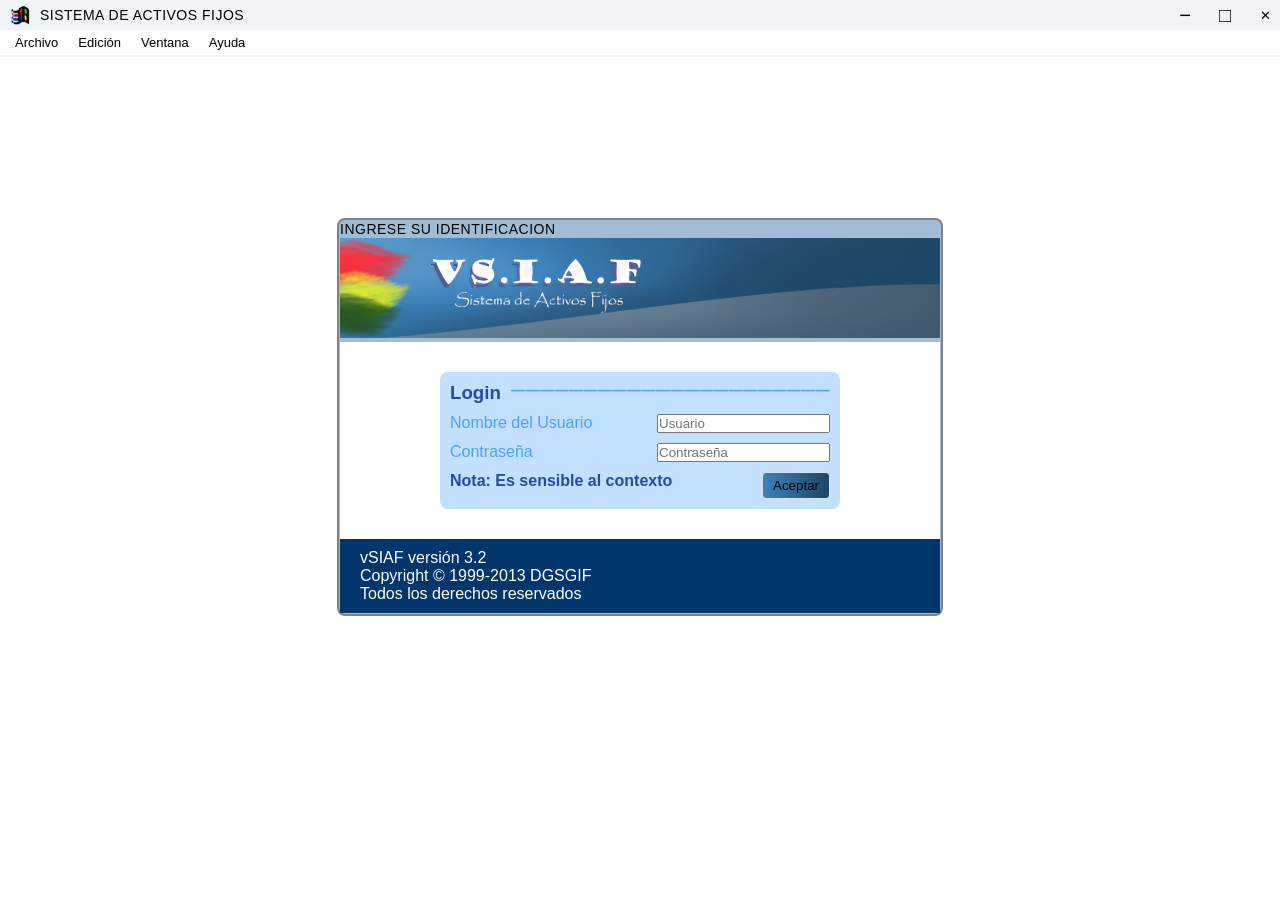
<file: index.html>
<!DOCTYPE html>
<html lang="es">
<head>
    <meta charset="UTF-8">
    <meta name="viewport" content="width=device-width, initial-scale=1.0">
    <title>VS.I.A.F-Login</title>
    <link rel="stylesheet" href="css/styles_main/header.css">
    <link rel="stylesheet" href="css/styles_main/login.css">
</head>
<body>
    <header>
        <div class="header-container">
            <div class="header-left">
                <img src="assets/img/icono.png" alt="icono">
                <h1>SISTEMA DE ACTIVOS FIJOS</h1>
            </div>

            <div class="header-right">
                <button id="minimize">−</button>
                <button id="maximize">□</button>
                <button id="close">✕</button>
            </div>
        </div>

        <nav class="menu-bar">
            <details class="menu-item">
                <summary>Archivo</summary>
                <div class="dropdown-fox">
                    <div class="opcion deshabilitada">
                        <span>Cerrar</span>
                        <span class="atajo">Ctrl+F4</span>
                    </div>
                    <hr>
                    <div class="opcion deshabilitada">
                        <span>Guardar</span>
                        <span class="atajo">Ctrl+S</span>
                    </div>
                    <div class="opcion deshabilitada">
                        <span>Guardar como...</span>
                    </div>
                    <div class="opcion deshabilitada">
                        <span>Guardar como HTML...</span>
                    </div>
                    <div class="opcion deshabilitada">
                        <span>Revertir</span>
                    </div>
                    <div class="opcion deshabilitada">
                        <span>Configurar página...</span>
                    </div>
                    <div class="opcion deshabilitada">
                        <span>Vista preliminar</span>
                    </div>
                    <div class="opcion deshabilitada">
                        <span>Imprimir...</span>
                        <span class="atajo">Ctrl+P</span>
                    </div>
                    <div class="opcion deshabilitada">
                        <span>Enviar...</span>
                    </div>
                </div>
            </details>

            <details class="menu-item">
                <summary>Edición</summary>
                <div class="dropdown-fox">
                    <div class="opcion deshabilitada">
                        <span>Deshacer</span>
                        <span class="atajo">Ctrl+Z</span>
                    </div>
                    <div class="opcion deshabilitada">
                        <span>Rehacer</span>
                        <span class="atajo">Ctrl+R</span>
                    </div>
                    <div class="opcion deshabilitada">
                        <span>Cortar</span>
                        <span class="atajo">Ctrl+X</span>
                    </div>
                    <div class="opcion deshabilitada">
                        <span>Copiar</span>
                        <span class="atajo">Ctrl+C</span>
                    </div>
                    <div class="opcion">
                        <span>Pegar</span>
                        <span class="atajo">Ctrl+V</span>
                    </div>
                    <div class="opcion deshabilitada">
                        <span>Pegar especial...</span>
                    </div>
                    <div class="opcion deshabilitada">
                        <span>Borrar</span>
                    </div>
                    <div class="opcion">
                        <span>Seleccionar todo</span>
                        <span class="atajo">Ctrl+A</span>
                    </div>
                    <div class="opcion deshabilitada">
                        <span>Buscar</span>
                        <span class="atajo">Ctrl+F</span>
                    </div>
                    <div class="opcion deshabilitada">
                        <span>Reemplazar</span>
                        <span class="atajo">Ctrl+L</span>
                    </div>
                    <div class="opcion deshabilitada">
                        <span>Insertar objeto...</span>
                    </div>
                    <div class="opcion deshabilitada">
                        <span>Objeto...</span>
                    </div>
                    <div class="opcion deshabilitada">
                        <span>Vínculos...</span>
                    </div>
                    <div class="opcion deshabilitada">
                        <span>Propiedades...</span>
                    </div>
                </div>
            </details>

            <details class="menu-item">
                <summary>Ventana</summary>
                <div class="dropdown-fox">
                    <div class="opcion">
                        <span>Cascada</span>
                    </div>
                    <div class="opcion">
                        <span>Organizar todo</span>
                    </div>
                    <div class="opcion">
                        <span>Ocultar</span>
                    </div>
                    <div class="opcion deshabilitada">
                        <span>Borrar</span>
                    </div>
                    <div class="opcion">
                        <span>Recorrer</span>
                        <span class="atajo">Ctrl+F1</span>
                    </div>
                    <hr>
                    <div class="opcion">
                        <span>1 SISTEMA DE ACTIVOS FIJOS</span>
                    </div>
                    <div class="opcion">
                        <span>2 NGRESE SU IDENTIFICACION</span>
                    </div>
                </div>
            </details>

            <details class="menu-item">
                <summary>Ayuda</summary>
                <div class="dropdown-fox">
                    <div class="opcion deshabilitada">
                        <span>Ayuda de Microsoft Visual FoxPro</span>
                        <span class="atajo">F1</span>
                    </div>
                    <div class="opcion deshabilitada">
                        <span>Busqueda en MSDN</span>
                    </div>
                    <hr>
                    <div class="opcion deshabilitada">
                        <span>Soporte técnico</span>
                    </div>
                    <div class="opcion deshabilitada">
                        <span>Visual FoxPro en el Web</span>
                    </div>
                    <hr>
                    <div class="opcion deshabilitada">
                        <span>Acerca de Microsoft Visual FoxPro</span>
                    </div>
                </div>
            </details>   
        </nav>
    </header>
    <hr style="border: none; height: 2px; background-color: #f2f3f9;">
    <main>
        <div class="login-container">
            <h2>INGRESE SU IDENTIFICACION</h2>
            <div class="login-header">
                <img src="assets/img/login.png" alt="login">
            </div>
            <div class="login-main">
                <div class="login-inputs">
                    <div class="login-title">
                        <h3>Login</h3>
                        <h2 style="color: #4b9fff; font-weight: 900;"><strong>——————————————————————</strong></h2>
                    </div>
                    <div class="login-user">
                        <p>Nombre del Usuario</p>
                        <input id="login-username" type="text" placeholder="Usuario">
                    </div>
                    <div class="login-password">
                        <p>Contraseña</p>
                        <input id="login-password" type="password" placeholder="Contraseña">
                    </div>
                    <div class="login-confirm">
                        <p><strong>Nota: Es sensible al contexto</strong></p>
                        <button id="login-confirm">Aceptar</button>
                    </div>
                </div>
            </div>
            <div class="login-footer">
                <p>vSIAF versión 3.2</p>
                <p>Copyright &copy; 1999-2013 DGSGIF</p>
                <p>Todos los derechos reservados</p>
            </div>
        </div>  
    </main>
    <script src="js/login.js"></script>
    <script src="js/config.js"></script>
</body>
</html>
</file>
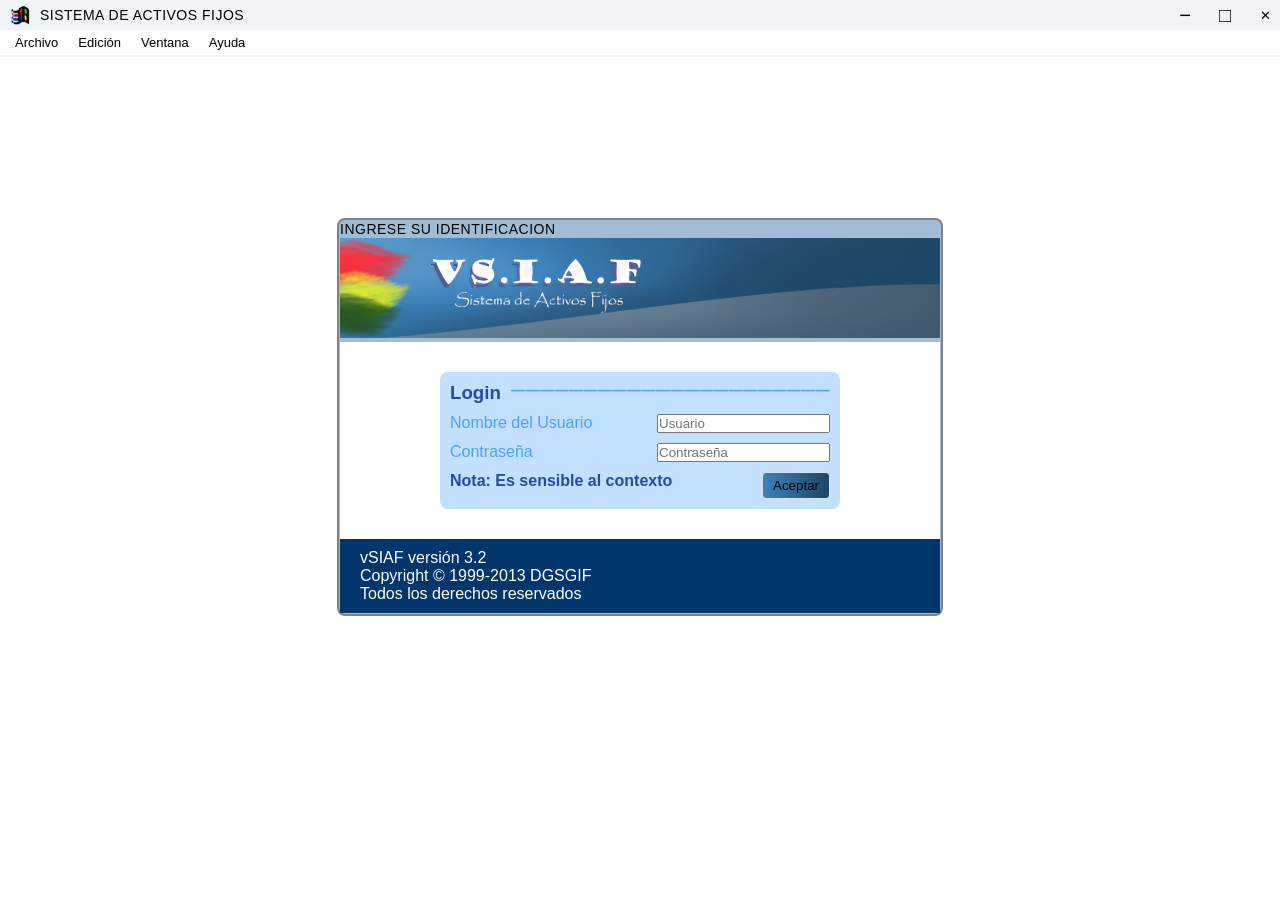
<file: pages/gfpictprevue/index.html>
<!DOCTYPE html>
<html lang="es">
<head>
    <meta charset="UTF-8">
    <meta name="viewport" content="width=device-width, initial-scale=1.0">
    <title>VS.I.A.F-GFPICTPREVUE</title>
    <link rel="stylesheet" href="../../css/styles_main/header.css">
    <link rel="stylesheet" href="../../css/styles_main/gfpictprevue.css">
</head>
<body>
    <header>
        <div class="header-container">
            <div class="header-left">
                <img src="../../assets/img/icono.png" alt="icono">
                <h1>SISTEMA DE ACTIVOS FIJOS-GFPICTPREVUE</h1>
            </div>

            <div class="header-right">
                <button id="minimize">−</button>
                <button id="maximize">□</button>
                <button id="close">✕</button>
            </div>
        </div>

        <nav class="menu-bar">
            <details class="menu-item">
                <summary>Archivo</summary>
                <div class="dropdown-fox">
                    <div class="opcion deshabilitada">
                        <span>Cerrar</span>
                        <span class="atajo">Ctrl+F4</span>
                    </div>
                    <hr>
                    <div class="opcion deshabilitada">
                        <span>Guardar</span>
                        <span class="atajo">Ctrl+S</span>
                    </div>
                    <div class="opcion deshabilitada">
                        <span>Guardar como...</span>
                    </div>
                    <div class="opcion deshabilitada">
                        <span>Guardar como HTML...</span>
                    </div>
                    <div class="opcion deshabilitada">
                        <span>Revertir</span>
                    </div>
                    <div class="opcion deshabilitada">
                        <span>Configurar página...</span>
                    </div>
                    <div class="opcion deshabilitada">
                        <span>Vista preliminar</span>
                    </div>
                    <div class="opcion deshabilitada">
                        <span>Imprimir...</span>
                        <span class="atajo">Ctrl+P</span>
                    </div>
                    <div class="opcion deshabilitada">
                        <span>Enviar...</span>
                    </div>
                </div>
            </details>

            <details class="menu-item">
                <summary>Edición</summary>
                <div class="dropdown-fox">
                    <div class="opcion deshabilitada">
                        <span>Deshacer</span>
                        <span class="atajo">Ctrl+Z</span>
                    </div>
                    <div class="opcion deshabilitada">
                        <span>Rehacer</span>
                        <span class="atajo">Ctrl+R</span>
                    </div>
                    <div class="opcion deshabilitada">
                        <span>Cortar</span>
                        <span class="atajo">Ctrl+X</span>
                    </div>
                    <div class="opcion deshabilitada">
                        <span>Copiar</span>
                        <span class="atajo">Ctrl+C</span>
                    </div>
                    <div class="opcion">
                        <span>Pegar</span>
                        <span class="atajo">Ctrl+V</span>
                    </div>
                    <div class="opcion deshabilitada">
                        <span>Pegar especial...</span>
                    </div>
                    <div class="opcion deshabilitada">
                        <span>Borrar</span>
                    </div>
                    <div class="opcion">
                        <span>Seleccionar todo</span>
                        <span class="atajo">Ctrl+A</span>
                    </div>
                    <div class="opcion deshabilitada">
                        <span>Buscar</span>
                        <span class="atajo">Ctrl+F</span>
                    </div>
                    <div class="opcion deshabilitada">
                        <span>Reemplazar</span>
                        <span class="atajo">Ctrl+L</span>
                    </div>
                    <div class="opcion deshabilitada">
                        <span>Insertar objeto...</span>
                    </div>
                    <div class="opcion deshabilitada">
                        <span>Objeto...</span>
                    </div>
                    <div class="opcion deshabilitada">
                        <span>Vínculos...</span>
                    </div>
                    <div class="opcion deshabilitada">
                        <span>Propiedades...</span>
                    </div>
                </div>
            </details>

            <details class="menu-item">
                <summary>Ventana</summary>
                <div class="dropdown-fox">
                    <div class="opcion">
                        <span>Cascada</span>
                    </div>
                    <div class="opcion">
                        <span>Organizar todo</span>
                    </div>
                    <div class="opcion">
                        <span>Ocultar</span>
                    </div>
                    <div class="opcion deshabilitada">
                        <span>Borrar</span>
                    </div>
                    <div class="opcion">
                        <span>Recorrer</span>
                        <span class="atajo">Ctrl+F1</span>
                    </div>
                    <hr>
                    <div class="opcion">
                        <span>1 SISTEMA DE ACTIVOS FIJOS</span>
                    </div>
                    <div class="opcion">
                        <span>2 NGRESE SU IDENTIFICACION</span>
                    </div>
                </div>
            </details>

            <details class="menu-item">
                <summary>Ayuda</summary>
                <div class="dropdown-fox">
                    <div class="opcion deshabilitada">
                        <span>Ayuda de Microsoft Visual FoxPro</span>
                        <span class="atajo">F1</span>
                    </div>
                    <div class="opcion deshabilitada">
                        <span>Busqueda en MSDN</span>
                    </div>
                    <hr>
                    <div class="opcion deshabilitada">
                        <span>Soporte técnico</span>
                    </div>
                    <div class="opcion deshabilitada">
                        <span>Visual FoxPro en el Web</span>
                    </div>
                    <hr>
                    <div class="opcion deshabilitada">
                        <span>Acerca de Microsoft Visual FoxPro</span>
                    </div>
                </div>
            </details>   
        </nav>
    </header>
    <hr style="border: none; height: 2px; background-color: #f2f3f9;">
    <main>
         <div class="container">
            <div class="min-economia">
                <img src="../../assets/img/gfpictprevue.png" alt="Ministerio de Economía">
                <h3>SISTEMA DE INFORMACIÓN DE ACTIVOS FIJOS</h3>
                <div class="subtitle">
                    <p><strong>Desarrollado </strong></p>
                    <div class="info">
                        <p>Direccion General de Sistemas (DGSGIF)</p>
                        <p>Unidad de Administracion y Seguridad de Sistemas</p>
                    </div>
                </div>
                <div class="subtitle">
                    <p><strong>Revisado </strong></p>
                    <p style="color: #ffffff;">pii</p>
                    <div class="info">
                        <p>Direccion General de Contabilidad Fiscal</p>
                        <p>Unidad de Contabilidad y Cuentas Fiscales</p>
                    </div>
                </div>
                <div class="footer-info">
                    <p><strong>vSIAF vercion 3.2</strong></p>
                    <p><strong>Copyright © 1999-2012 DG SGIF</strong></p>
                    <p><strong>Todo derecho Reservado</strong></p>
                </div>
            </div>
         </div>
    </main>
    <footer>
        <div class="footer-content">
            <div class="rol" style="display: flex; align-items: center;">
                <p>👨‍💼</p>
                <p id="role"></p>
            </div>
            <div class="road" style="display: flex; align-items: center;">
                <p>📅</p>
                <p id="road"></p>
            </div>
            <div class="connect">
                <p>🔄</p>
                <p id="connect"></p>
            </div>
        </div>
    </footer>

    <script src="../../js/config.js"></script>
    <script>
        const user = getDataUser();
        document.getElementById('role').textContent = user.rol;
        document.getElementById('road').textContent = getRoad();

        document.addEventListener('DOMContentLoaded', () => {
            // 5000 milisegundos = 5 segundos
            const tiempoEspera = 5000; 

            console.log("Iniciando carga del sistema... Espere 5 segundos.");

            setTimeout(() => {
                navegarA("../../" + road.GFPICTPREVUEtoLeading);
            }, tiempoEspera);
        });
    </script>
</body>
</html>
</file>
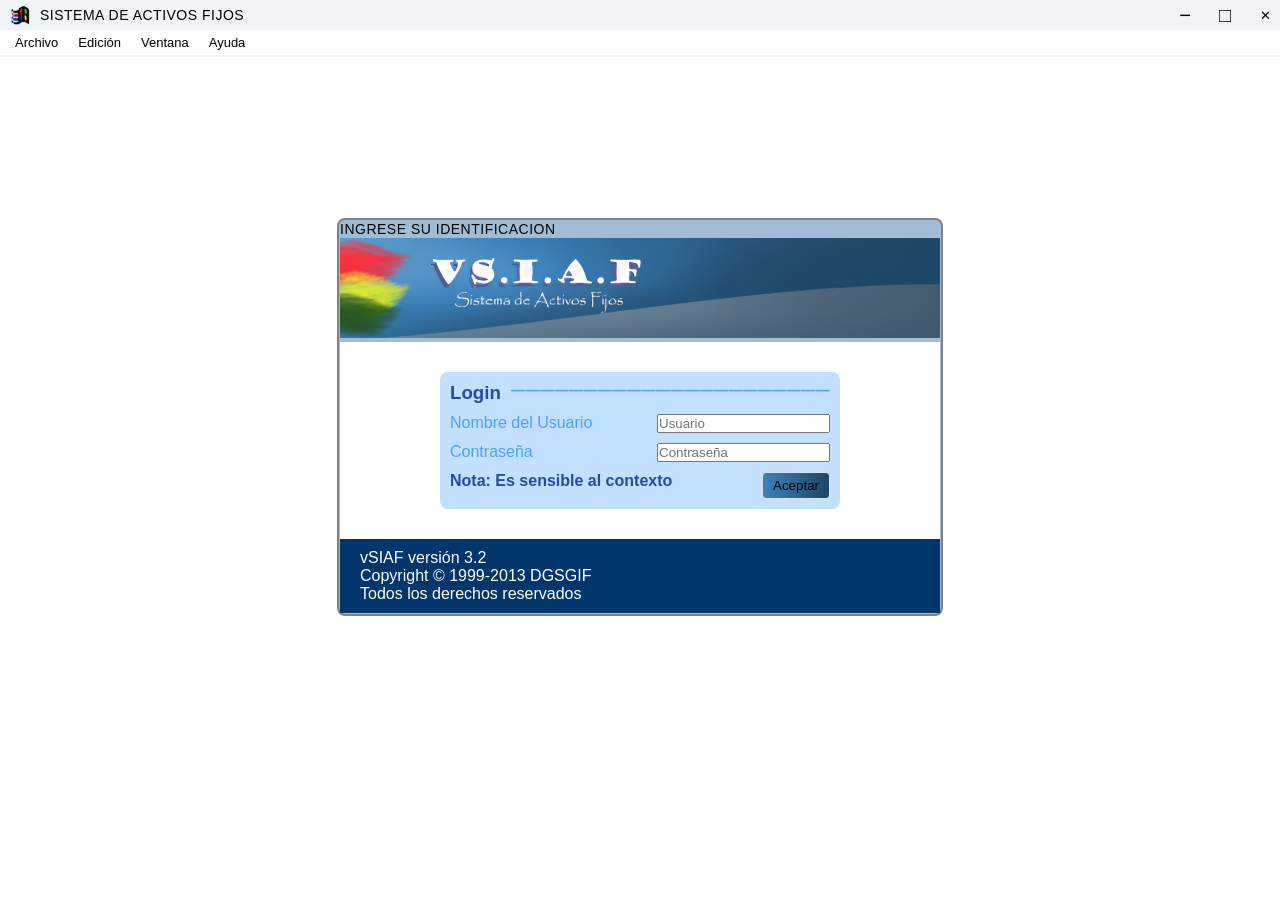
<file: pages/leading/index.html>
<!DOCTYPE html>
<html lang="es">
<head>
    <meta charset="UTF-8">
    <meta name="viewport" content="width=device-width, initial-scale=1.0">
    <title>VS.I.A.F-GFPICTPREVUE</title>
    <link rel="stylesheet" href="../../css/styles_main/header.css">
</head>
<body>
    <header>
        <div class="header-container">
            <div class="header-left">
                <img src="../../assets/img/icono.png" alt="icono">
                <h1>SISTEMA DE ACTIVOS FIJOS - GFPICTPREVUE</h1>
            </div>

            <div class="header-right">
                <button id="minimize">−</button>
                <button id="maximize">□</button>
                <button id="close">✕</button>
            </div>
        </div>

        <nav class="menu-bar">
            <details class="menu-item">
                <summary>Sistema</summary>
                <div class="dropdown-fox">
                    <div class="opcion deshabilitada">
                        <span>Cerrar</span>
                        <span class="atajo">Ctrl+F4</span>
                    </div>
                    <hr>
                    <div class="opcion deshabilitada">
                        <span>Guardar</span>
                        <span class="atajo">Ctrl+S</span>
                    </div>
                    <div class="opcion deshabilitada">
                        <span>Guardar como...</span>
                    </div>
                    <div class="opcion deshabilitada">
                        <span>Guardar como HTML...</span>
                    </div>
                    <div class="opcion deshabilitada">
                        <span>Revertir</span>
                    </div>
                    <div class="opcion deshabilitada">
                        <span>Configurar página...</span>
                    </div>
                    <div class="opcion deshabilitada">
                        <span>Vista preliminar</span>
                    </div>
                    <div class="opcion deshabilitada">
                        <span>Imprimir...</span>
                        <span class="atajo">Ctrl+P</span>
                    </div>
                    <div class="opcion deshabilitada">
                        <span>Enviar...</span>
                    </div>
                </div>
            </details>

            <details class="menu-item">
                <summary>Edición</summary>
                <div class="dropdown-fox">
                    <div class="opcion deshabilitada">
                        <span>Deshacer</span>
                        <span class="atajo">Ctrl+Z</span>
                    </div>
                    <div class="opcion deshabilitada">
                        <span>Rehacer</span>
                        <span class="atajo">Ctrl+R</span>
                    </div>
                    <div class="opcion deshabilitada">
                        <span>Cortar</span>
                        <span class="atajo">Ctrl+X</span>
                    </div>
                    <div class="opcion deshabilitada">
                        <span>Copiar</span>
                        <span class="atajo">Ctrl+C</span>
                    </div>
                    <div class="opcion">
                        <span>Pegar</span>
                        <span class="atajo">Ctrl+V</span>
                    </div>
                    <div class="opcion deshabilitada">
                        <span>Pegar especial...</span>
                    </div>
                    <div class="opcion deshabilitada">
                        <span>Borrar</span>
                    </div>
                    <div class="opcion">
                        <span>Seleccionar todo</span>
                        <span class="atajo">Ctrl+A</span>
                    </div>
                    <div class="opcion deshabilitada">
                        <span>Buscar</span>
                        <span class="atajo">Ctrl+F</span>
                    </div>
                    <div class="opcion deshabilitada">
                        <span>Reemplazar</span>
                        <span class="atajo">Ctrl+L</span>
                    </div>
                    <div class="opcion deshabilitada">
                        <span>Insertar objeto...</span>
                    </div>
                    <div class="opcion deshabilitada">
                        <span>Objeto...</span>
                    </div>
                    <div class="opcion deshabilitada">
                        <span>Vínculos...</span>
                    </div>
                    <div class="opcion deshabilitada">
                        <span>Propiedades...</span>
                    </div>
                </div>
            </details>

            <details class="menu-item">
                <summary>Ayuda</summary>
                <div class="dropdown-fox">
                    <div class="opcion deshabilitada">
                        <span>Ayuda de Microsoft Visual FoxPro</span>
                        <span class="atajo">F1</span>
                    </div>
                    <div class="opcion deshabilitada">
                        <span>Busqueda en MSDN</span>
                    </div>
                    <hr>
                    <div class="opcion deshabilitada">
                        <span>Soporte técnico</span>
                    </div>
                    <div class="opcion deshabilitada">
                        <span>Visual FoxPro en el Web</span>
                    </div>
                    <hr>
                    <div class="opcion deshabilitada">
                        <span>Acerca de Microsoft Visual FoxPro</span>
                    </div>
                </div>
            </details>   
        </nav>
    </header>
    <hr style="border: none; height: 2px; background-color: #f2f3f9;">
    <main>
        <style>
            main {
                height: calc(100vh - 85px); 
                width: 100%;
                margin: 0;
                padding: 0;
                overflow: hidden;
            }

            main iframe {
                width: 100%;
                height: 100%;
                border: none;
                display: block;
            }
        </style>
        <iframe src="./menu/"></iframe>
    </main>
    <footer>
        <div class="footer-content">
            <div class="rol" style="display: flex; align-items: center;">
                <p>👨‍💼</p>
                <p id="role"></p>
            </div>
            <div class="road" style="display: flex; align-items: center;">
                <p>📅</p>
                <p id="road"></p>
            </div>
            <div class="connect">
                <p>🔄</p>
                <p id="connect"></p>
            </div>
        </div>
    </footer>

    <script src="../../js/config.js"></script>
    <script>
        function updateUserInfo() {
            const user = getDataUser();
            document.getElementById('role').textContent = user.rol;
            document.getElementById('road').textContent = getRoad();
        }

        // Actualizar al cargar
        updateUserInfo();

        // Escuchar cambios en localStorage (cuando se cambia de usuario)
        window.addEventListener('storage', (event) => {
            if (event.key === 'usuarioRol' || event.key === 'usuarioNombre') {
                updateUserInfo();
            }
        });

        // También actualizar periódicamente por si acaso
        setInterval(updateUserInfo, 1000);
    </script>
</body>
</html>
</file>
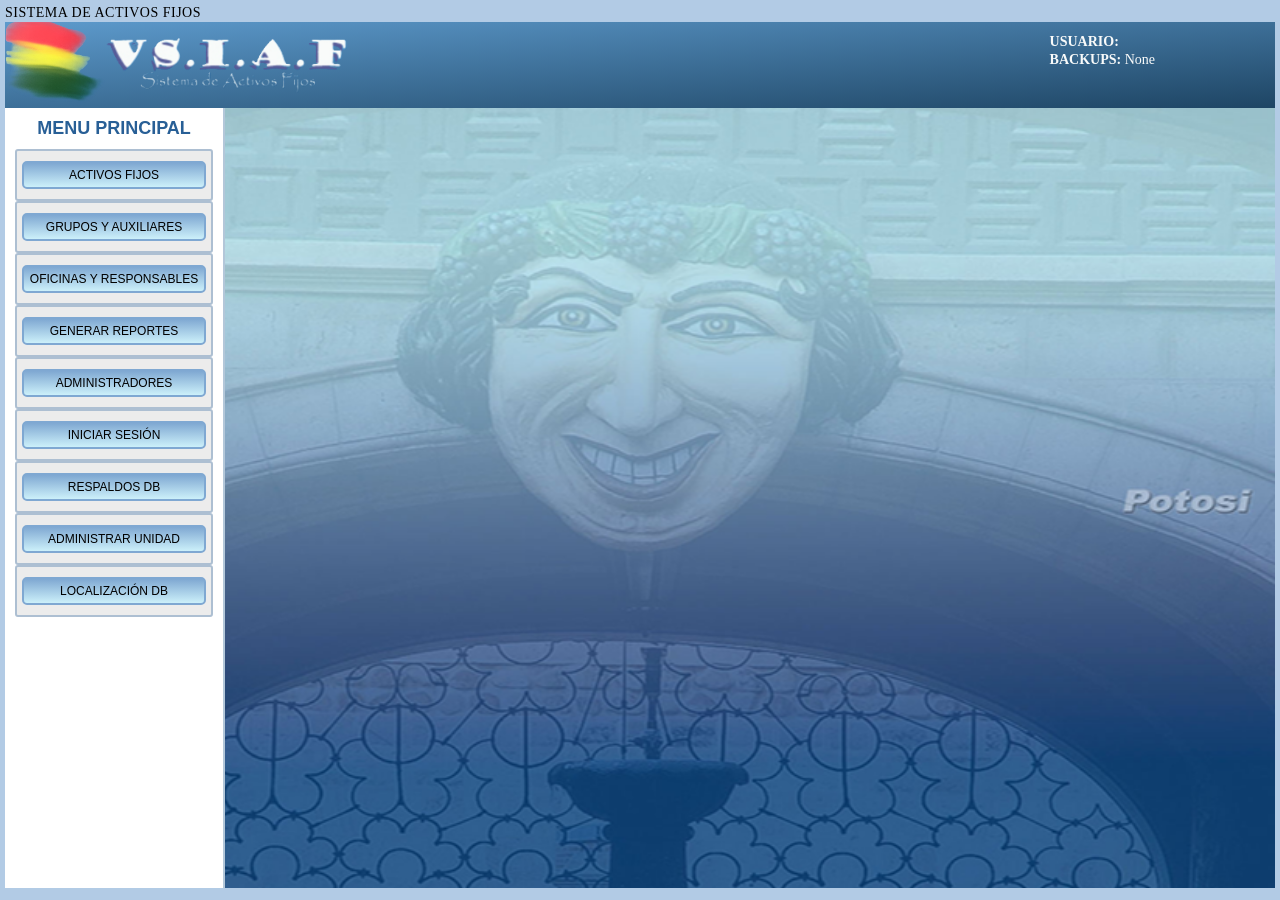
<file: pages/leading/menu/index.html>
<!DOCTYPE html>
<html lang="es">

<head>
    <meta charset="UTF-8">
    <meta name="viewport" content="width=device-width, initial-scale=1.0">
    <link rel="stylesheet" href="../../../css/styles_main/leading_menu.css">
    <title>Menu</title>
    <style>
        /* Estilos para ventana flotante */
        .modal-overlay {
            display: none;
            position: fixed;
            top: 0;
            left: 0;
            width: 100%;
            height: 100%;
            background-color: rgba(0, 0, 0, 0.5);
            z-index: 1000;
            justify-content: center;
            align-items: center;
        }

        .modal-overlay.active {
            display: flex;
        }

        .modal-content {
            background-color: #f0f0f0;
            border: 2px solid #7a96df;
            border-radius: 0;
            box-shadow: 0 4px 20px rgba(0, 0, 0, 0.3);
            max-width: 900px;
            max-height: 700px;
            overflow: hidden;
            position: relative;
            width: 800px;
            height: 600px;
        }

        .modal-iframe {
            width: 100%;
            height: 100%;
            border: none;
            display: block;
        }
    </style>
</head>

<body>
    <header>
        <div class="menu-title">
            <h1>SISTEMA DE ACTIVOS FIJOS</h1>
        </div>
        <div class="menu-header">
            <div class="menu-img">
                <div class="menu-img-bandera">
                    <img src="../../../assets/img/bandera.png" alt="bandera">
                </div>
                <div class="menu-img-vsiaf">
                    <img src="../../../assets/img/vsiaf.png" alt="vsiaf">
                </div>
            </div>
            <div class="menu-user">
                <div class="menu-user-item">
                    <span><strong>USUARIO: </strong></span>
                    <span id="user-name"></span>
                </div>
                <div class="menu-user-item">
                    <span><strong>BACKUPS: </strong></span>
                    <span id="backups-count"></span>
                </div>
            </div>
        </div>
    </header>

    <main id="main-content">
        <div class="menu-contenedor">
            <h2>MENU PRINCIPAL</h2>
            <div class="menu-buttons">
                <div class="menu-button">
                    <button id="activos-fijos">ACTIVOS FIJOS</button>
                </div>
                <div class="menu-button">
                    <button id="grupos-y-auxiliares">GRUPOS Y AUXILIARES</button>
                </div>
                <div class="menu-button">
                    <button id="oficinas-y-responsables">OFICINAS Y RESPONSABLES</button>
                </div>
                <div class="menu-button">
                    <button id="generar-reportes">GENERAR REPORTES</button>
                </div>
                <div class="menu-button">
                    <button id="administradores">ADMINISTRADORES</button>
                </div>
                <div class="menu-button">
                    <button id="iniciar-sesion">INICIAR SESIÓN</button>
                </div>
                <div class="menu-button">
                    <button id="respaldos-db">RESPALDOS DB</button>
                </div>
                <div class="menu-button">
                    <button id="administrar-unidad">ADMINISTRAR UNIDAD</button>
                </div>
                <div class="menu-button">
                    <button id="localizacion-db">LOCALIZACIÓN DB</button>
                </div>
            </div>
        </div>
    </main>

    <!-- Ventana flotante para contenido -->
    <div class="modal-overlay" id="modal-overlay">
        <div class="modal-content">
            <iframe id="modal-iframe" class="modal-iframe" src=""></iframe>
        </div>
    </div>

    <script src="../../../js/config.js"></script>

    <script>
        // Configuración de imágenes de fondo por departamento
        const themeImages = {
            'beni': '../../../assets/img/themes/beni.PNG',
            'chuquisaca': '../../../assets/img/themes/chuquizaca.PNG',
            'cochabamba': '../../../assets/img/themes/cochabamba.PNG',
            'la-paz': '../../../assets/img/themes/la-paz.PNG',
            'oruro': '../../../assets/img/themes/oruro.PNG',
            'pando': '../../../assets/img/themes/pando.PNG',
            'potosi': '../../../assets/img/themes/potosi.PNG',
            'santa-cruz': '../../../assets/img/themes/santa-cruz.PNG',
            'tarija': '../../../assets/img/themes/tarija.png'
        };

        // Obtener departamento del usuario (predeterminado potosi)
        function getDepartamento() {
            return localStorage.getItem('departamento') || 'potosi';
        }

        // Establecer imagen de fondo
        function setThemeBackground() {
            const departamento = getDepartamento();
            const imageUrl = themeImages[departamento] || themeImages['potosi'];
            document.getElementById('main-content').style.backgroundImage = `url('${imageUrl}')`;
            document.getElementById('main-content').style.backgroundSize = 'cover';
            document.getElementById('main-content').style.backgroundPosition = 'center';
            document.getElementById('main-content').style.backgroundRepeat = 'no-repeat';
            document.getElementById('main-content').style.minHeight = 'calc(100vh - 120px)';
        }

        // Función para abrir ventana flotante
        function openModal(url) {
            const modal = document.getElementById('modal-overlay');
            const modalContent = document.querySelector('.modal-content');
            const iframe = document.getElementById('modal-iframe');
            
            // Resetear tamaño
            modalContent.style.width = 'auto';
            modalContent.style.height = 'auto';
            
            iframe.src = url;
            modal.classList.add('active');
        }

        // Función para cerrar ventana flotante
        function closeModal() {
            const modal = document.getElementById('modal-overlay');
            const iframe = document.getElementById('modal-iframe');
            iframe.src = '';
            modal.classList.remove('active');
        }

        // Event listeners para botones del menú
        document.getElementById('activos-fijos').addEventListener('click', () => {
            openModal('activos_fijos/index.html');
        });

        document.getElementById('grupos-y-auxiliares').addEventListener('click', () => {
            openModal('grupos_y_auxiliares/index.html');
        });

        document.getElementById('oficinas-y-responsables').addEventListener('click', () => {
            openModal('oficinas_y_responsables/index.html');
        });

        document.getElementById('generar-reportes').addEventListener('click', () => {
            openModal('generar_reportes/index.html');
        });

        document.getElementById('administradores').addEventListener('click', () => {
            openModal('administradores/index.html');
        });

        document.getElementById('iniciar-sesion').addEventListener('click', () => {
            openModal('iniciar_sesion/index.html');
        });

        document.getElementById('respaldos-db').addEventListener('click', () => {
            openModal('respaldos_db/index.html');
        });

        document.getElementById('administrar-unidad').addEventListener('click', () => {
            openModal('administrar_unidad/index.html');
        });

        document.getElementById('localizacion-db').addEventListener('click', () => {
            openModal('localizacion_db/index.html');
        });

        // Cerrar modal al hacer clic fuera del contenido
        document.getElementById('modal-overlay').addEventListener('click', (e) => {
            if (e.target.id === 'modal-overlay') {
                closeModal();
            }
        });

        // Escuchar mensajes del iframe (para login exitoso y ajuste de tamaño)
        window.addEventListener('message', (event) => {
            if (event.data.type === 'login-success') {
                // Actualizar nombre de usuario
                document.getElementById('user-name').textContent = event.data.username;
                // Cerrar modal
                closeModal();
            } else if (event.data.type === 'close-modal') {
                // Cerrar modal (botón salir del login)
                closeModal();
            } else if (event.data.type === 'resize-iframe') {
                // Ajustar tamaño del modal según el contenido del iframe
                const modalContent = document.querySelector('.modal-content');
                const iframe = document.getElementById('modal-iframe');
                
                // Límites máximos razonables
                const maxWidth = window.innerWidth * 0.95;
                const maxHeight = window.innerHeight * 0.95;
                
                if (event.data.width) {
                    const width = Math.min(event.data.width, maxWidth);
                    modalContent.style.width = width + 'px';
                }
                if (event.data.height) {
                    const height = Math.min(event.data.height, maxHeight);
                    modalContent.style.height = height + 'px';
                }
            } else if (event.data.type === 'open-modal') {
                // Abrir modal desde iframe hijo (para nuevo.html desde administrar_unidad)
                openModal(event.data.url);
            }
        });

        // Inicializar
        document.getElementById('user-name').textContent = getUserName();
        document.getElementById('backups-count').textContent = getBackupsCount() || 'None';
        setThemeBackground();
    </script>
</body>

</html>
</file>
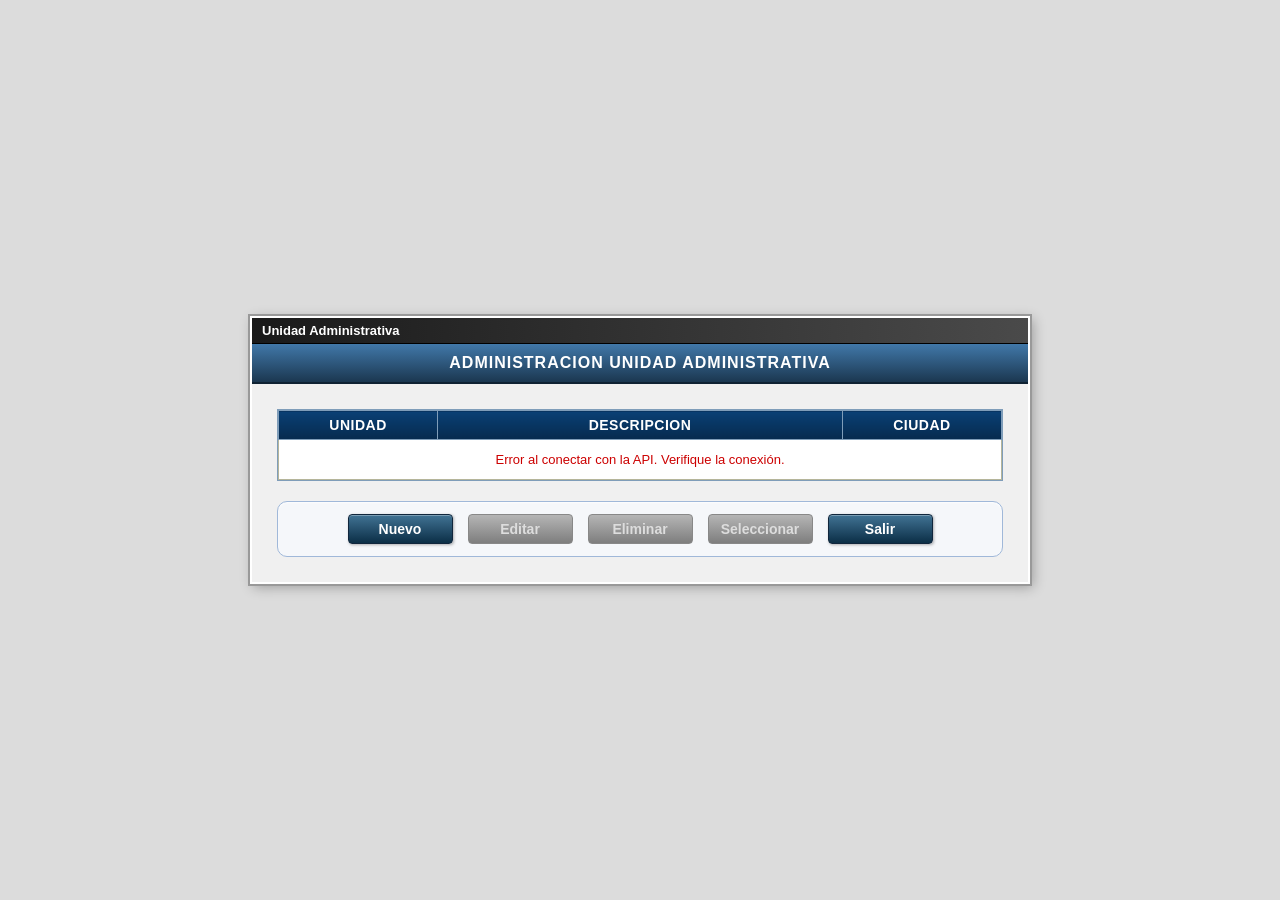
<file: pages/leading/menu/activos_fijos/index.html>
<!DOCTYPE html>
<html lang="es">
<head>
    <meta charset="UTF-8">
    <meta name="viewport" content="width=device-width, initial-scale=1.0">
    <title>Unidad Administrativa - Sistema</title>
    <style>
        * {
            box-sizing: border-box;
            font-family: Arial, sans-serif;
            margin: 0;
            padding: 0;
        }

        body {
            background-color: #dcdcdc;
            display: flex;
            justify-content: center;
            align-items: center;
            height: 100vh;
            padding: 20px;
        }

        .window-container {
            width: 780px;
            background-color: #f0f0f0;
            border: 2px solid #ffffff;
            outline: 2px solid #999999;
            box-shadow: 3px 3px 12px rgba(0,0,0,0.3);
        }

        header {
            background: linear-gradient(to right, #1a1a1a, #4a4a4a);
            padding: 5px 10px;
            color: #ffffff;
            font-size: 13px;
            font-weight: bold;
            border-bottom: 1px solid #000;
        }

        .main-title {
            background: linear-gradient(to bottom, #4178a9, #1b3750);
            color: white;
            text-align: center;
            padding: 10px;
            font-size: 16px;
            font-weight: bold;
            letter-spacing: 1px;
            border-bottom: 2px solid #0f2233;
        }

        main {
            padding: 25px;
            display: flex;
            flex-direction: column;
            gap: 20px;
        }

        .table-container {
            width: 100%;
            max-height: 240px;
            overflow-y: scroll;
            overflow-x: scroll;
            border: 1px solid #7f9db9;
            background-color: #ffffff;
        }

        table {
            width: 100%;
            border-collapse: collapse;
            background-color: #ffffff;
            min-width: 700px;
        }

        th {
            background: linear-gradient(to bottom, #0a4075, #062a4e);
            color: #ffffff;
            font-size: 14px;
            font-weight: bold;
            padding: 6px;
            text-align: center;
            letter-spacing: 0.5px;
            border: 1px solid #7f9db9;
            position: sticky;
            top: 0;
            z-index: 1;
        }

        td {
            border: 1px solid #b5b59a;
            height: 24px;
            font-size: 13px;
            padding: 2px 8px;
            color: #000;
            cursor: pointer;
            user-select: none;
        }

        tr.selected-row td {
            background-color: #b1d7fe;
            color: #000;
        }

        tbody tr:hover td {
            background-color: #d6ecff;
        }

        tbody tr.selected-row:hover td {
            background-color: #9acefe;
        }

        th:nth-child(1), td:nth-child(1) { width: 22%; }
        th:nth-child(2), td:nth-child(2) { width: 56%; }
        th:nth-child(3), td:nth-child(3) { width: 22%; }

        .footer-action-box {
            border: 1px solid #a0b8d9;
            border-radius: 10px;
            padding: 12px;
            background-color: #f5f7fa;
            display: flex;
            justify-content: center;
            gap: 15px;
            box-shadow: inset 0 1px 2px rgba(255,255,255,0.8);
        }

        .btn-control {
            min-width: 105px;
            padding: 6px 12px;
            font-size: 14px;
            font-weight: bold;
            color: #ffffff;
            background: linear-gradient(to bottom, #417394, #0b2e46);
            border: 1px solid #10263c;
            border-radius: 4px;
            cursor: pointer;
            text-align: center;
            box-shadow: 1px 1px 3px rgba(0,0,0,0.3), inset 0px 1px 0px rgba(255,255,255,0.3);
            outline: none;
        }

        .btn-control:hover:not(:disabled) {
            background: linear-gradient(to bottom, #528cb3, #114263);
        }

        .btn-control:disabled {
            background: linear-gradient(to bottom, #b5b5b5, #7e7e7e);
            border: 1px solid #888;
            color: #ddd;
            cursor: not-allowed;
            box-shadow: none;
        }

       
        .modal-overlay {
            position: fixed;
            top: 0; left: 0;
            width: 100vw; height: 100vh;
            background-color: rgba(0,0,0,0.5);
            display: flex;
            justify-content: center;
            align-items: center;
            z-index: 1000;
        }
        .modal-overlay.hidden { display: none; }

        .modal-window {
            width: 440px;
            background-color: #f0f0f0;
            border: 2px solid #ffffff;
            outline: 2px solid #888;
            box-shadow: 5px 5px 20px rgba(0,0,0,0.5);
        }
        .modal-window-sm { width: 340px; }

        .modal-header {
            background: linear-gradient(to bottom, #4178a9, #1b3750);
            color: white;
            padding: 8px 14px;
            font-size: 14px;
            font-weight: bold;
            letter-spacing: 0.5px;
            display: flex;
            justify-content: space-between;
            align-items: center;
        }

        .modal-close-btn {
            background: none;
            border: none;
            color: white;
            font-size: 15px;
            cursor: pointer;
            padding: 0 4px;
            line-height: 1;
        }
        .modal-close-btn:hover { color: #cce0f5; }

        .modal-body {
            padding: 18px 20px 12px 20px;
        }

        .modal-form-grid {
            display: grid;
            grid-template-columns: 100px 1fr;
            gap: 10px 10px;
            align-items: center;
            font-size: 13px;
            color: #10263c;
            font-weight: bold;
        }

        .modal-input {
            background-color: #ffffe1;
            border: 1px solid #7f9db9;
            padding: 4px 6px;
            font-size: 13px;
            outline: none;
            width: 100%;
            height: 26px;
        }

        .modal-input:focus {
            border-color: #4178a9;
            box-shadow: 0 0 3px rgba(65,120,169,0.4);
        }

        .modal-input[readonly] {
            background-color: #e8e8e8;
            color: #666;
        }

        .modal-footer {
            padding: 10px 16px 14px 16px;
            display: flex;
            justify-content: flex-end;
            gap: 8px;
            border-top: 1px solid #c8d8e8;
            background-color: #f7f9fc;
        }

        .btn-modal {
            min-width: 85px;
            padding: 5px 12px;
            font-size: 13px;
            color: white;
            background: linear-gradient(to bottom, #417394, #0b2e46);
            border: 1px solid #10263c;
            cursor: pointer;
            border-radius: 2px;
            font-weight: bold;
        }
        .btn-modal:hover { background: linear-gradient(to bottom, #528cb3, #114263); }

        .modal-msg-icon {
            font-size: 24px;
            margin-bottom: 8px;
            display: block;
        }

        .modal-msg-text {
            font-size: 13px;
            color: #10263c;
            padding: 4px 0 8px 0;
            line-height: 1.5;
        }

        tr.empty-row td { background-color: #ffffff; cursor: default; }
        tr.empty-row:hover td { background-color: #ffffff; }
    </style>
</head>
<body>

    <div class="window-container">
        <header>Unidad Administrativa</header>
        <div class="main-title">ADMINISTRACION UNIDAD ADMINISTRATIVA</div>

        <main>
            <div class="table-container">
                <table>
                    <thead>
                        <tr>
                            <th>UNIDAD</th>
                            <th>DESCRIPCION</th>
                            <th>CIUDAD</th>
                        </tr>
                    </thead>
                    <tbody id="tabla-body">
                        <tr class="empty-row"><td colspan="3" style="text-align:center;color:#888;font-style:italic;padding:12px;">Cargando datos...</td></tr>
                    </tbody>
                </table>
            </div>

            <div class="footer-action-box">
                <button class="btn-control" id="btn-nuevo">Nuevo</button>
                <button class="btn-control" id="btn-editar" disabled>Editar</button>
                <button class="btn-control" id="btn-eliminar" disabled>Eliminar</button>
                <button class="btn-control" id="btn-seleccionar" disabled>Seleccionar</button>
                <button class="btn-control" id="btn-salir">Salir</button>
            </div>
        </main>
    </div>

    
    <div id="modal-form" class="modal-overlay hidden">
        <div class="modal-window">
            <div class="modal-header">
                <span id="modal-form-titulo">NUEVA UNIDAD ADMINISTRATIVA</span>
                <button class="modal-close-btn" id="modal-form-cerrar">✕</button>
            </div>
            <div class="modal-body">
                <div class="modal-form-grid">
                    <label for="f-entidad">Entidad</label>
                    <input type="number" id="f-entidad" class="modal-input" placeholder="Ej: 1" min="1">

                    <label for="f-unidad">Unidad</label>
                    <input type="number" id="f-unidad" class="modal-input" placeholder="Ej: 25" min="1">

                    <label for="f-descrip">Descripción</label>
                    <input type="text" id="f-descrip" class="modal-input" placeholder="Nombre de la unidad">

                    <label for="f-ciudad">Ciudad</label>
                    <input type="text" id="f-ciudad" class="modal-input" placeholder="Ej: LA PAZ">
                </div>
            </div>
            <div class="modal-footer">
                <button class="btn-modal" id="modal-form-guardar">Guardar</button>
                <button class="btn-modal" id="modal-form-cancelar">Cancelar</button>
            </div>
        </div>
    </div>

    
    <div id="modal-confirm" class="modal-overlay hidden">
        <div class="modal-window modal-window-sm">
            <div class="modal-header">
                <span id="modal-confirm-titulo">Confirmación</span>
            </div>
            <div class="modal-body" style="text-align:center;">
                <span class="modal-msg-icon">⚠️</span>
                <p id="modal-confirm-msg" class="modal-msg-text"></p>
            </div>
            <div class="modal-footer">
                <button class="btn-modal" id="modal-confirm-ok">Aceptar</button>
                <button class="btn-modal" id="modal-confirm-cancel">Cancelar</button>
            </div>
        </div>
    </div>

    
    <div id="modal-alert" class="modal-overlay hidden">
        <div class="modal-window modal-window-sm">
            <div class="modal-header">
                <span id="modal-alert-titulo">Información</span>
            </div>
            <div class="modal-body" style="text-align:center;">
                <span id="modal-alert-icon" class="modal-msg-icon">ℹ️</span>
                <p id="modal-alert-msg" class="modal-msg-text"></p>
            </div>
            <div class="modal-footer" style="justify-content:center;">
                <button class="btn-modal" id="modal-alert-ok">Aceptar</button>
            </div>
        </div>
    </div>

    <script src="script.js"></script>
    <script src="../../../../js/iframe-resize.js"></script>
    <script src="../../../../js/modal-close.js"></script>
</body>
</html>
</file>
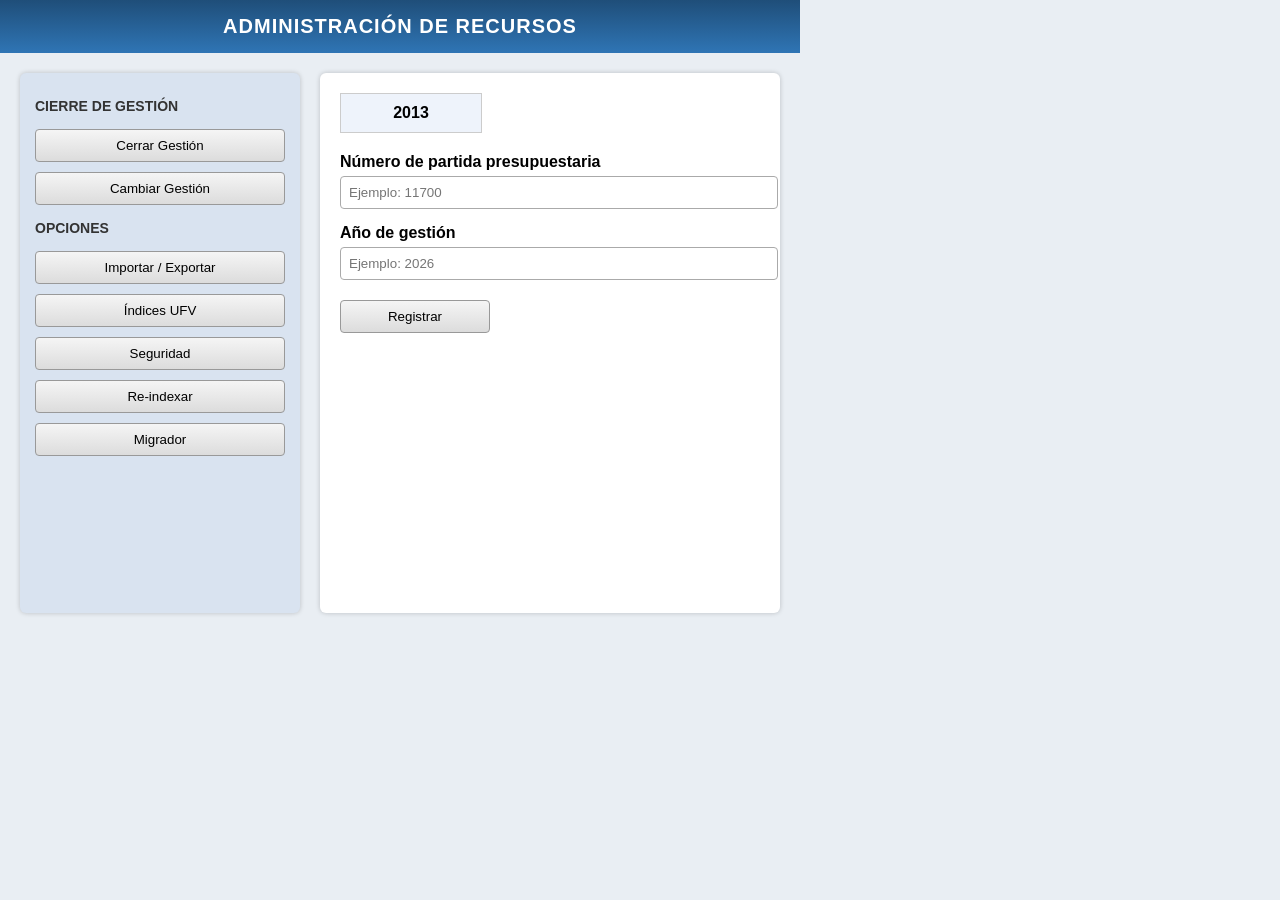
<file: pages/leading/menu/administradores/index.html>
<!DOCTYPE html>
<html lang="es">

<head>
    <meta charset="UTF-8">
    <meta name="viewport" content="width=device-width, initial-scale=1.0">
    <title>Administración de Recursos</title>

    <style>
        body {
            font-family: Arial, sans-serif;
            margin: 0;
            padding: 0;
            background: #e9eef3;
            width: 800px;
            height: 600px;
            overflow: hidden;
        }

        .header {
            background: linear-gradient(#1f4e79, #2f75b5);
            color: white;
            text-align: center;
            padding: 15px;
            font-size: 20px;
            font-weight: bold;
            letter-spacing: 1px;
        }

        .container {
            display: flex;
            padding: 20px;
            gap: 20px;
            height: calc(100% - 60px);
            overflow: auto;
        }

        /* PANEL IZQUIERDO */
        .panel {
            width: 250px;
            background: #d9e3f0;
            padding: 15px;
            border-radius: 6px;
            box-shadow: 0 0 5px rgba(0, 0, 0, 0.2);
        }

        .panel h3 {
            margin: 10px 0;
            font-size: 14px;
            color: #333;
        }

        .btn {
            width: 100%;
            padding: 8px;
            margin: 5px 0;
            border: 1px solid #999;
            background: linear-gradient(#f5f5f5, #dcdcdc);
            cursor: pointer;
            border-radius: 4px;
        }

        .btn:hover {
            background: #cfd8dc;
        }

        /* PANEL DERECHO */
        .content {
            flex: 1;
            background: white;
            padding: 20px;
            border-radius: 6px;
            box-shadow: 0 0 5px rgba(0, 0, 0, 0.2);
        }

        .field {
            margin-bottom: 15px;
        }

        label {
            display: block;
            font-weight: bold;
            margin-bottom: 5px;
        }

        input {
            width: 100%;
            padding: 8px;
            border: 1px solid #aaa;
            border-radius: 4px;
        }

        .top-box {
            display: flex;
            justify-content: space-between;
            margin-bottom: 20px;
        }

        .year-box {
            background: #eef3fb;
            padding: 10px;
            border: 1px solid #ccc;
            width: 120px;
            text-align: center;
        }

        .modal {
            position: fixed;
            top: 0;
            left: 0;
            width: 100%;
            height: 100%;
            background: rgba(0, 0, 0, 0.4);
            display: none;
            justify-content: center;
            align-items: center;
        }

        .modal-box {
            background: white;
            padding: 20px;
            border: 2px solid #333;
            text-align: center;
            width: 300px;
        }

        .modal-buttons {
            margin-top: 15px;
        }

        .modal-buttons button {
            padding: 5px 15px;
            margin: 0 5px;
            border: 1px solid #555;
            cursor: pointer;
        }

        .yes {
            background: #4caf50;
            color: white;
        }

        .no {
            background: #f44336;
            color: white;
        }
    </style>
</head>

<body>

    <div class="header">
        ADMINISTRACIÓN DE RECURSOS
    </div>

    <div class="container">

        <!-- PANEL IZQUIERDO -->
        <div class="panel">
            <h3>CIERRE DE GESTIÓN</h3>
            <button class="btn">Cerrar Gestión</button>
            <button class="btn">Cambiar Gestión</button>

            <h3>OPCIONES</h3>
            <button class="btn">Importar / Exportar</button>
            <button class="btn">Índices UFV</button>
            <button class="btn">Seguridad</button>
            <button class="btn">Re-indexar</button>
            <button class="btn">Migrador</button>
        </div>

        <!-- PANEL DERECHO -->
        <form id="adminForm" class="content">

            <div class="top-box">
                <div class="year-box">
                    <strong>2013</strong>
                </div>
            </div>

            <div class="field">
                <label>Número de partida presupuestaria</label>
                <input id="numero_partida" type="text" placeholder="Ejemplo: 11700">
            </div>

            <div class="field">
                <label>Año de gestión</label>
                <input id="anio_gestion" type="text" placeholder="Ejemplo: 2026">
            </div>

            <button type="submit" class="btn" style="width:150px;">Registrar</button>

        </form>
    </div>

    <!-- MODAL tipo FoxPro -->
    <div class="modal" id="modal">
        <div class="modal-box">
            <p>¿Es usted el único usuario del sistema?</p>
            <div class="modal-buttons">
                <button type="button" class="yes" onclick="confirmarEnvio()">Sí</button>
                <button type="button" class="no" onclick="closeModal()">No</button>
            </div>
        </div>
    </div>

    <script src="../../../../js/crud_admin.js"></script>
    <script src="../../../../js/iframe-resize.js"></script>
    <script src="../../../../js/modal-close.js"></script>

</body>

</html>
</file>
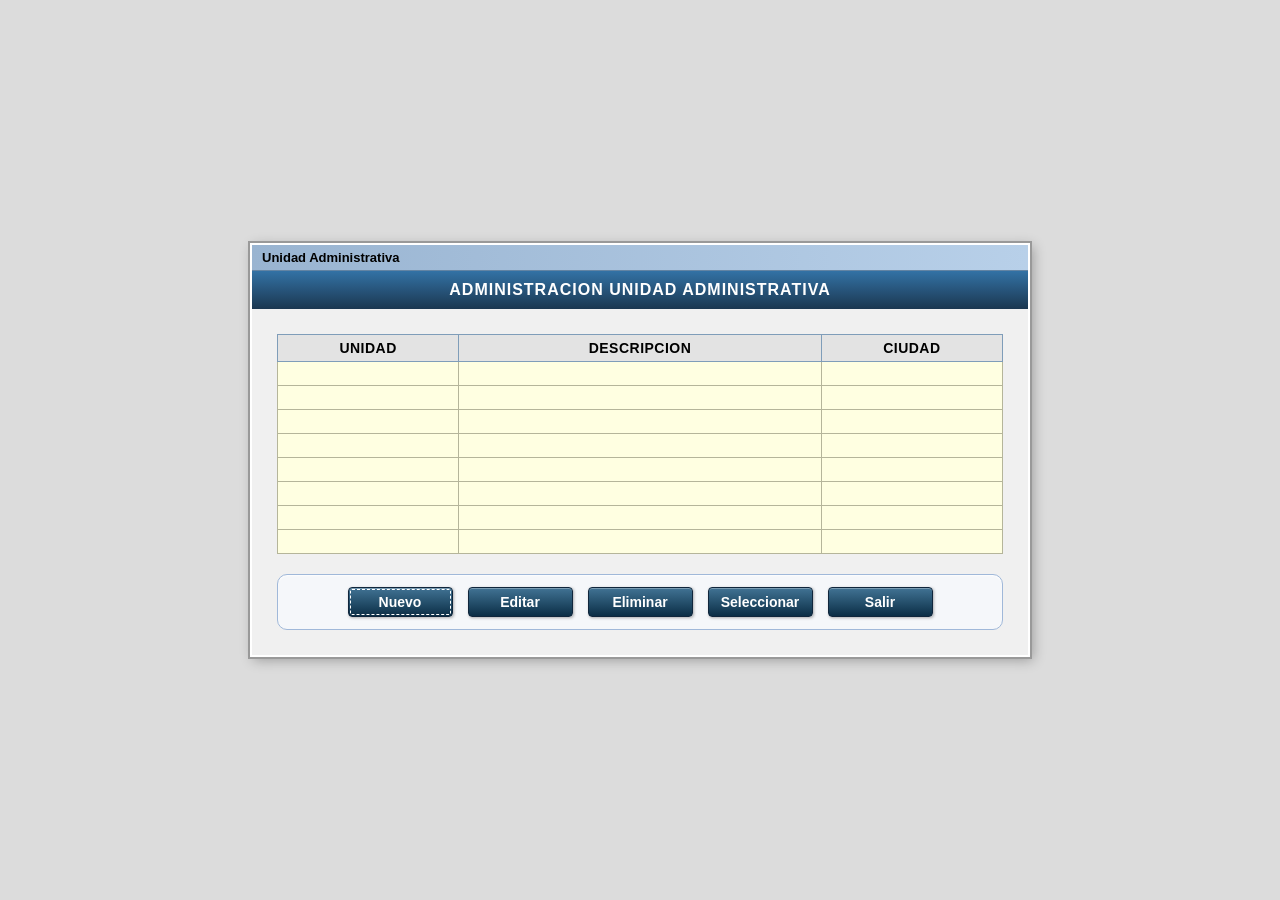
<file: pages/leading/menu/administrar_unidad/index.html>
<!DOCTYPE html>
<html lang="es">
<head>
    <meta charset="UTF-8">
    <meta name="viewport" content="width=device-width, initial-scale=1.0">
    <title>Unidad Administrativa</title>
    <style>
        * {
            box-sizing: border-box;
            font-family: Arial, sans-serif;
            margin: 0;
            padding: 0;
        }

        body {
            background-color: #dcdcdc;
            display: flex;
            justify-content: center;
            align-items: center;
            height: 100vh;
            padding: 20px;
        }

        /* Ventana con doble borde clásico (Efecto relieve gris) */
        .window-container {
            width: 780px;
            background-color: #f0f0f0;
            border: 2px solid #ffffff;
            outline: 2px solid #999999;
            box-shadow: 3px 3px 12px rgba(0,0,0,0.3);
        }

        /* Encabezados con los degradados del sistema */
        header {
            background: linear-gradient(to right, #99b4d1, #b8d0e9);
            padding: 5px 10px;
            color: #000;
            font-size: 13px;
            font-weight: bold;
            border-bottom: 1px solid #6384a3;
        }

        .main-title {
            background: linear-gradient(to bottom, #3372a5, #1b3750);
            color: white;
            text-align: center;
            padding: 10px;
            font-size: 16px;
            font-weight: bold;
            letter-spacing: 1px;
        }

        /* Cuerpo de la ventana */
        main {
            padding: 25px;
            display: flex;
            flex-direction: column;
            gap: 20px;
        }

        /* Contenedor de la Tabla */
        .table-container {
            width: 100%;
            overflow-x: auto;
        }

        table {
            width: 100%;
            border-collapse: collapse;
            background-color: #ffffe1; /* Fondo amarillo pálido de las celdas */
            border: 1px solid #7f9db9;
        }

        th {
            background-color: #e3e3e3; /* Gris claro para las cabeceras de columnas */
            color: #000;
            font-size: 14px;
            font-weight: bold;
            padding: 5px;
            text-align: center;
            letter-spacing: 0.5px;
            border: 1px solid #7f9db9;
        }

        td {
            border: 1px solid #b5b59a;
            height: 24px; /* Altura idéntica para simular las filas vacías */
        }

        /* Anchos proporcionales de columnas según imagen */
        th:nth-child(1), td:nth-child(1) { width: 25%; } /* UNIDAD */
        th:nth-child(2), td:nth-child(2) { width: 50%; } /* DESCRIPCION */
        th:nth-child(3), td:nth-child(3) { width: 25%; } /* CIUDAD */

        /* Contenedor enmarcado de la botonera inferior */
        .footer-action-box {
            border: 1px solid #a0b8d9;
            border-radius: 10px;
            padding: 12px;
            background-color: #f5f7fa;
            display: flex;
            justify-content: center;
            gap: 15px;
            box-shadow: inset 0 1px 2px rgba(255,255,255,0.8);
        }

        /* Botones de control con relieve azul/metálico */
        .btn-control {
            min-width: 105px;
            padding: 6px 12px;
            font-size: 14px;
            font-weight: bold;
            color: #ffffff;
            background: linear-gradient(to bottom, #417394, #0b2e46);
            border: 1px solid #10263c;
            border-radius: 4px;
            cursor: pointer;
            text-align: center;
            box-shadow: 1px 1px 3px rgba(0,0,0,0.3), inset 0px 1px 0px rgba(255,255,255,0.3);
            outline: none;
        }

        .btn-control:hover {
            background: linear-gradient(to bottom, #528cb3, #114263);
        }

        /* Enfoque punteado en el botón seleccionado por defecto (Nuevo) */
        .btn-control.focus-default {
            outline: 1px dashed #ffffff;
            outline-offset: -3px;
        }

        .btn-control:disabled {
            background: linear-gradient(to bottom, #999999, #666666);
            cursor: not-allowed;
            opacity: 0.6;
        }

        /* Estilos para popup de nuevo/editar */
        .popup-overlay {
            display: none;
            position: fixed;
            top: 0;
            left: 0;
            width: 100%;
            height: 100%;
            background-color: rgba(0, 0, 0, 0.5);
            z-index: 1000;
            justify-content: center;
            align-items: center;
        }

        .popup-overlay.active {
            display: flex;
        }

        .popup-content {
            background-color: #f0f0f0;
            border: 2px solid #7a96df;
            border-radius: 0;
            box-shadow: 0 4px 20px rgba(0, 0, 0, 0.3);
            width: 680px;
            max-height: 90vh;
            overflow-y: auto;
        }

        .popup-header {
            background: linear-gradient(to right, #99b4d1, #b8d0e9);
            padding: 5px 10px;
            color: #000;
            font-size: 13px;
            font-weight: bold;
            border-bottom: 1px solid #6384a3;
        }

        .popup-title {
            background: linear-gradient(to bottom, #3372a5, #1b3750);
            color: white;
            text-align: center;
            padding: 10px;
            font-size: 16px;
            font-weight: bold;
            letter-spacing: 1px;
        }

        .popup-body {
            padding: 25px;
        }

        .popup-form-box {
            border: 1px solid #999999;
            background-color: #f7f9fc;
            padding: 25px 30px;
            display: grid;
            grid-template-columns: 160px 1fr;
            gap: 16px 15px;
            align-items: center;
        }

        .popup-label-text {
            font-size: 14px;
            color: #104e8b;
            font-weight: bold;
            text-align: left;
        }

        .popup-input, .popup-textarea {
            background-color: #ffffff;
            border: 1px solid #7f9db9;
            padding: 4px 6px;
            font-size: 14px;
            outline: none;
            color: #000;
            width: 100%;
        }

        .popup-input.small {
            width: 120px;
        }

        .popup-textarea {
            height: 80px;
            resize: none;
        }

        .popup-footer {
            margin-top: 15px;
            border: 1px solid #d4d4d4;
            background-color: #eaeaea;
            padding: 8px 20px;
            display: flex;
            justify-content: flex-end;
            gap: 12px;
        }
    </style>
</head>
<body>

    <div class="window-container">
        <header>Unidad Administrativa</header>
        
        <div class="main-title">ADMINISTRACION UNIDAD ADMINISTRATIVA</div>

        <main>
            <div class="table-container">
                <table>
                    <thead>
                        <tr>
                            <th>UNIDAD</th>
                            <th>DESCRIPCION</th>
                            <th>CIUDAD</th>
                        </tr>
                    </thead>
                    <tbody id="tabla-body">
                    </tbody>
                </table>
            </div>

            <div class="footer-action-box">
                <button class="btn-control focus-default" id="btn-nuevo">Nuevo</button>
                <button class="btn-control" id="btn-editar">Editar</button>
                <button class="btn-control" id="btn-eliminar">Eliminar</button>
                <button class="btn-control" id="btn-seleccionar">Seleccionar</button>
                <button class="btn-control" id="btn-salir">Salir</button>
            </div>
        </main>
    </div>

    <!-- Popup para Nuevo/Editar -->
    <div class="popup-overlay" id="popup-overlay">
        <div class="popup-content">
            <div class="popup-header">Unidad Administrativa</div>
            <div class="popup-title">UNIDAD ADMINISTRATIVA</div>
            <div class="popup-body">
                <div class="popup-form-box">
                    <div class="popup-label-text">Unidad Administrativa:</div>
                    <div>
                        <input type="text" class="popup-input small" id="popup-unidad-id" value="">
                    </div>

                    <div class="popup-label-text">Ciudad:</div>
                    <div>
                        <input type="text" class="popup-input" id="popup-ciudad" value="">
                    </div>

                    <div class="popup-label-text" style="align-self: start; padding-top: 4px;">Descripción:</div>
                    <div>
                        <textarea class="popup-textarea" id="popup-descripcion"></textarea>
                    </div>
                </div>

                <div class="popup-footer">
                    <button class="btn-control" id="popup-grabar"><u>G</u>rabar</button>
                    <button class="btn-control" id="popup-salir"><u>S</u>alir</button>
                </div>
            </div>
        </div>
    </div>

    <script>
        // URLs de la API
        const API_BASE_URL = "https://fuerza-g-grupo-1-uy0x.onrender.com";
        const API_UNIDADES = `${API_BASE_URL}/unidadadmin`;

        const tablaBody = document.getElementById("tabla-body");
        const btnNuevo = document.getElementById("btn-nuevo");
        const btnEditar = document.getElementById("btn-editar");
        const btnEliminar = document.getElementById("btn-eliminar");
        const btnSeleccionar = document.getElementById("btn-seleccionar");
        const btnSalir = document.getElementById("btn-salir");

        // Elementos del popup
        const popupOverlay = document.getElementById("popup-overlay");
        const popupUnidadId = document.getElementById("popup-unidad-id");
        const popupCiudad = document.getElementById("popup-ciudad");
        const popupDescripcion = document.getElementById("popup-descripcion");
        const btnPopupGrabar = document.getElementById("popup-grabar");
        const btnPopupSalir = document.getElementById("popup-salir");

        let unidades = [];
        let filaSeleccionada = null;
        let modoEdicion = false;
        let unidadOriginal = null;

        // Función para cargar las unidades desde la API
        async function cargarUnidades() {
            try {
                const response = await fetch(API_UNIDADES);
                if (!response.ok) {
                    throw new Error(`Error HTTP: ${response.status}`);
                }
                const rawData = await response.json();
                
                // Mapear datos del API a la estructura esperada
                // UnidadAdmin schema: {entidad, unidad, descrip, ciudad}
                if (rawData.length > 0) {
                    unidades = rawData.map(item => ({
                        entidad: item.entidad,
                        unidad: item.unidad,
                        descripcion: item.descrip || "",
                        ciudad: item.ciudad || ""
                    }));
                } else {
                    unidades = [];
                }
                
                renderizarTabla();
            } catch (error) {
                console.error("Error al cargar unidades:", error);
                alert("Error: No se pudo conectar con la API. Verifique la conexión.");
                unidades = [];
                renderizarTabla();
            }
        }

        // Función para renderizar la tabla
        function renderizarTabla() {
            tablaBody.innerHTML = "";
            
            if (unidades.length === 0) {
                // Mostrar filas vacías si no hay datos
                for (let i = 0; i < 8; i++) {
                    const row = document.createElement("tr");
                    row.innerHTML = `<td></td><td></td><td></td>`;
                    tablaBody.appendChild(row);
                }
                return;
            }

            unidades.forEach((unidad, index) => {
                const row = document.createElement("tr");
                row.innerHTML = `
                    <td>${unidad.unidad}</td>
                    <td>${unidad.descripcion}</td>
                    <td>${unidad.ciudad}</td>
                `;
                row.addEventListener("click", () => seleccionarFila(index));
                tablaBody.appendChild(row);
            });
        }

        // Función para seleccionar una fila
        function seleccionarFila(index) {
            // Remover selección anterior
            if (filaSeleccionada !== null) {
                tablaBody.children[filaSeleccionada].style.backgroundColor = "";
            }
            
            // Seleccionar nueva fila
            filaSeleccionada = index;
            tablaBody.children[index].style.backgroundColor = "#ffff99";
            
            // Habilitar botones
            btnEditar.disabled = false;
            btnEliminar.disabled = false;
            btnSeleccionar.disabled = false;
        }

        // Función Nuevo
        function nuevo() {
            modoEdicion = true;
            unidadOriginal = null;
            filaSeleccionada = null;
            
            // Limpiar selección
            Array.from(tablaBody.children).forEach(row => {
                row.style.backgroundColor = "";
            });
            
            // Deshabilitar botones
            btnNuevo.disabled = true;
            btnEditar.disabled = true;
            btnEliminar.disabled = true;
            btnSeleccionar.disabled = true;
            
            // Limpiar campos del popup
            popupUnidadId.value = "";
            popupCiudad.value = "";
            popupDescripcion.value = "";
            popupUnidadId.readOnly = false;
            
            // Mostrar popup
            popupOverlay.classList.add("active");
        }

        // Función Editar
        function editar() {
            if (filaSeleccionada === null) {
                alert("Seleccione una unidad para editar");
                return;
            }
            
            console.log("Editando fila:", filaSeleccionada);
            console.log("Unidad seleccionada:", unidades[filaSeleccionada]);
            
            modoEdicion = true;
            unidadOriginal = {...unidades[filaSeleccionada]};
            
            btnNuevo.disabled = true;
            btnEditar.disabled = true;
            btnEliminar.disabled = true;
            btnSeleccionar.disabled = true;
            
            // Cargar datos en el popup
            const unidad = unidades[filaSeleccionada];
            console.log("Cargando datos en popup:", unidad);
            
            popupUnidadId.value = unidad.unidad.toString();
            popupCiudad.value = unidad.ciudad;
            popupDescripcion.value = unidad.descripcion;
            popupUnidadId.readOnly = true;
            
            console.log("Datos cargados - Unidad ID:", popupUnidadId.value, "Ciudad:", popupCiudad.value, "Descripción:", popupDescripcion.value);
            
            // Mostrar popup
            popupOverlay.classList.add("active");
            console.log("Popup mostrado");
        }

        // Función Eliminar
        async function eliminar() {
            if (filaSeleccionada === null) {
                alert("Seleccione una unidad para eliminar");
                return;
            }
            
            if (!confirm("¿Está seguro de eliminar esta unidad?")) return;

            try {
                const posicion = filaSeleccionada;
                console.log("Intentando eliminar posición:", posicion);
                
                const response = await fetch(`${API_UNIDADES}/${posicion}`, {
                    method: "DELETE"
                });
                
                console.log("Response status:", response.status);
                
                if (!response.ok) {
                    const errorText = await response.text();
                    console.error("Error response:", errorText);
                    throw new Error(`Error HTTP: ${response.status}`);
                }
                
                // Eliminar del array local
                unidades.splice(filaSeleccionada, 1);
                
                // Renderizar tabla primero
                renderizarTabla();
                
                // Luego restaurar estado
                restaurarEstado();
                
                alert("Eliminado exitosamente");
            } catch (error) {
                console.error("Error al eliminar:", error);
                alert("Error: No se pudo eliminar en la API. Verifique la conexión.");
            }
        }

        // Función Seleccionar
        function seleccionar() {
            if (filaSeleccionada === null) {
                alert("Seleccione una unidad primero");
                return;
            }
            
            const unidad = unidades[filaSeleccionada];
            alert("Unidad seleccionada: " + unidad.descripcion);
            
            // Enviar dato al padre si es necesario
            if (window.parent !== window) {
                window.parent.postMessage({ 
                    type: 'unidad-seleccionada', 
                    unidad: unidad 
                }, '*');
            }
            
            // Restaurar estado después de seleccionar
            restaurarEstado();
        }

        // Función Salir
        function salir() {
            if (modoEdicion) {
                if (confirm("Hay cambios sin guardar. ¿Desea salir?")) {
                    if (window.parent !== window) {
                        window.parent.postMessage({ type: 'close-modal' }, '*');
                    } else {
                        window.close();
                    }
                }
            } else {
                if (window.parent !== window) {
                    window.parent.postMessage({ type: 'close-modal' }, '*');
                } else {
                    window.close();
                }
            }
        }

        // Funciones del popup
        function mostrarPopup() {
            popupOverlay.classList.add("active");
        }

        function ocultarPopup() {
            popupOverlay.classList.remove("active");
            restaurarEstado();
        }

        async function grabarPopup() {
            const unidad = popupUnidadId.value.trim();
            const ciudad = popupCiudad.value.trim();
            const descripcion = popupDescripcion.value.trim();

            if (!unidad) {
                alert("Por favor ingrese la unidad administrativa");
                popupUnidadId.focus();
                return;
            }

            const apiData = {
                entidad: 1,
                unidad: parseInt(unidad),
                descrip: descripcion,
                ciudad: ciudad
            };

            try {
                if (modoEdicion && unidadOriginal) {
                    // Actualizar existente (PUT) usando posición
                    const posicion = filaSeleccionada;
                    const response = await fetch(`${API_UNIDADES}/${posicion}`, {
                        method: "PUT",
                        headers: { "Content-Type": "application/json" },
                        body: JSON.stringify(apiData)
                    });
                    if (!response.ok) throw new Error("Error al actualizar");
                    alert("Actualizado exitosamente");
                } else {
                    // Crear nuevo (POST)
                    const response = await fetch(API_UNIDADES, {
                        method: "POST",
                        headers: { "Content-Type": "application/json" },
                        body: JSON.stringify(apiData)
                    });
                    if (!response.ok) throw new Error("Error al crear");
                    alert("Creado exitosamente");
                }
                
                // Recargar datos y cerrar popup
                await cargarUnidades();
                ocultarPopup();
            } catch (error) {
                console.error("Error al guardar:", error);
                alert("Error: No se pudo guardar en la API. Verifique la conexión.");
            }
        }

        function salirPopup() {
            if (popupUnidadId.value || popupCiudad.value || popupDescripcion.value) {
                if (confirm("Hay cambios sin guardar. ¿Desea salir?")) {
                    ocultarPopup();
                }
            } else {
                ocultarPopup();
            }
        }

        function restaurarEstado() {
            modoEdicion = false;
            unidadOriginal = null;
            filaSeleccionada = null;
            
            btnNuevo.disabled = false;
            btnEditar.disabled = false;
            btnEliminar.disabled = false;
            btnSeleccionar.disabled = false;
            
            // Limpiar selección
            Array.from(tablaBody.children).forEach(row => {
                row.style.backgroundColor = "";
            });
        }

        // Event listeners
        btnNuevo.addEventListener("click", nuevo);
        btnEditar.addEventListener("click", editar);
        btnEliminar.addEventListener("click", eliminar);
        btnSeleccionar.addEventListener("click", seleccionar);
        btnSalir.addEventListener("click", salir);

        // Event listeners del popup
        btnPopupGrabar.addEventListener("click", grabarPopup);
        btnPopupSalir.addEventListener("click", salirPopup);

        // Cerrar popup al hacer clic fuera del contenido
        popupOverlay.addEventListener("click", (e) => {
            if (e.target === popupOverlay) {
                salirPopup();
            }
        });

        // Escuchar mensajes de otros modales
        window.addEventListener('message', (event) => {
            if (event.data.type === 'recargar-unidades') {
                cargarUnidades();
            }
        });

        // Ejecutar al cargar el documento
        document.addEventListener("DOMContentLoaded", cargarUnidades);
    </script>
    <script src="../../../../js/iframe-resize.js"></script>
    <script src="../../../../js/modal-close.js"></script>
</body>
</html>
</file>
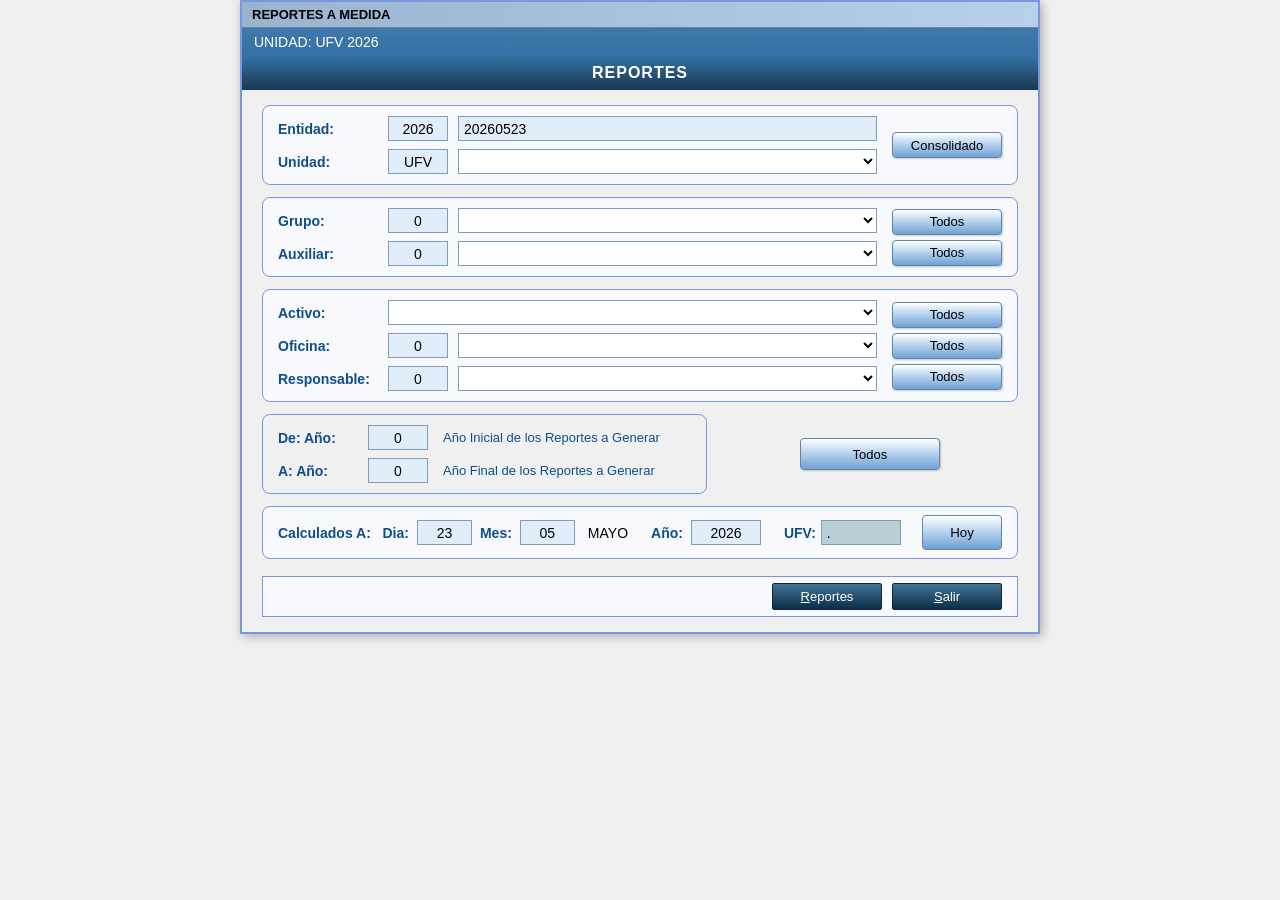
<file: pages/leading/menu/generar_reportes/index.html>
<!DOCTYPE html>
<html lang="es">
<head>
    <meta charset="UTF-8">
    <meta name="viewport" content="width=device-width, initial-scale=1.0">
    <title>Reportes a Medida</title>
    <link rel="stylesheet" href="css/style.css">
</head>
<body>

    <div class="window-container">
        <header>REPORTES A MEDIDA</header>
        <div class="sub-header">UNIDAD: UFV 2026</div>
        <div class="main-title">REPORTES</div>

        <main>
            <div class="section-box">
                <div class="fields-container">
                    <div class="label-text">Entidad:</div>
                    <input type="text" class="center-text" value="2026">
                    <input type="text" value="20260523">

                    <div class="label-text">Unidad:</div>
                    <input type="text" class="center-text" value="UFV">
                    <select>
                        <option value=""></option>
                    </select>
                </div>
                <button class="btn-action">Consolidado</button>
            </div>

            <div class="section-box">
                <div class="fields-container">
                    <div class="label-text">Grupo:</div>
                    <input type="text" class="center-text" value="0">
                    <select><option value=""></option></select>

                    <div class="label-text">Auxiliar:</div>
                    <input type="text" class="center-text" value="0">
                    <select><option value=""></option></select>
                </div>
                <div style="display: flex; flex-direction: column; gap: 5px;">
                    <button class="btn-action">Todos</button>
                    <button class="btn-action">Todos</button>
                </div>
            </div>

            <div class="section-box">
                <div class="fields-container">
                    <div class="label-text">Activo:</div>
                    <select style="grid-column: 2 / 4;"><option value=""></option></select>

                    <div class="label-text">Oficina:</div>
                    <input type="text" class="center-text" value="0">
                    <select><option value=""></option></select>

                    <div class="label-text">Responsable:</div>
                    <input type="text" class="center-text" value="0">
                    <select><option value=""></option></select>
                </div>
                <div style="display: flex; flex-direction: column; gap: 5px;">
                    <button class="btn-action">Todos</button>
                    <button class="btn-action">Todos</button>
                    <button class="btn-action">Todos</button>
                </div>
            </div>

            <div class="bottom-row">
                <div class="box-años">
                    <div class="label-text">De: Año:</div>
                    <input type="text" class="center-text" value="0">
                    <div class="info-text">Año Inicial de los Reportes a Generar</div>

                    <div class="label-text">A: Año:</div>
                    <input type="text" class="center-text" value="0">
                    <div class="info-text">Año Final de los Reportes a Generar</div>
                </div>
                <div class="center-btn-container">
                    <button class="btn-action" style="width: 140px; height: 32px;">Todos</button>
                </div>
            </div>

            <div class="box-calculados">
                <div class="calculados-inputs">
                    <span>Calculados A: &nbsp; Dia:</span>
                    <input type="text" class="center-text" value="23">
                    
                    <span>Mes:</span>
                    <input type="text" class="center-text" value="05" id="input-mes">
                    <span style="color: #000; font-weight: normal; margin-left: 5px;" id="span-mes-nombre">MAYO</span>

                    <span style="margin-left: 15px;">Año:</span>
                    <input type="text" id="txt-año" class="center-text" value="2026">

                    <div class="ufv-container">
                        <span>UFV:</span>
                        <input type="text" value=".">
                    </div>
                </div>
                <button class="btn-hoy">Hoy</button>
            </div>

            <div class="footer-bar">
                <button class="btn-main"><u>R</u>eportes</button>
                <button class="btn-main btn-salir"><u>S</u>alir</button>
            </div>
        </main>
    </div>

    <!-- Popup para Meses -->
    <div class="popup-overlay" id="popup-mes-overlay" style="display: none; position: fixed; top: 0; left: 0; width: 100%; height: 100%; background-color: rgba(0, 0, 0, 0.5); z-index: 1000; justify-content: center; align-items: center;">
        <div class="popup-content" style="background-color: #f0f0f0; border: 2px solid #7a96df; border-radius: 0; box-shadow: 0 4px 20px rgba(0, 0, 0, 0.3); width: 400px; max-height: 90vh; overflow-y: auto;">
            <div class="popup-header" style="background: linear-gradient(to right, #99b4d1, #b8d0e9); padding: 5px 10px; color: #000; font-size: 13px; font-weight: bold; border-bottom: 1px solid #6384a3;">Meses</div>
            <div class="popup-title" style="background: linear-gradient(to bottom, #3372a5, #1b3750); color: white; text-align: center; padding: 10px; font-size: 16px; font-weight: bold; letter-spacing: 1px;">MESES</div>
            <div class="popup-body" style="padding: 25px;">
                <div class="popup-form-box" style="border: 1px solid #999999; background-color: #f7f9fc; padding: 25px 30px; display: grid; grid-template-columns: 100px 1fr; gap: 16px 15px; align-items: center;">
                    <div class="popup-label-text" style="font-size: 14px; color: #104e8b; font-weight: bold; text-align: left;">ID:</div>
                    <div>
                        <input type="text" class="popup-input" id="popup-mes-id" value="" style="background-color: #ffffff; border: 1px solid #7f9db9; padding: 4px 6px; font-size: 14px; outline: none; color: #000; width: 100%;">
                    </div>

                    <div class="popup-label-text" style="font-size: 14px; color: #104e8b; font-weight: bold; text-align: left;">Nombre:</div>
                    <div>
                        <input type="text" class="popup-input" id="popup-mes-nombre" value="" style="background-color: #ffffff; border: 1px solid #7f9db9; padding: 4px 6px; font-size: 14px; outline: none; color: #000; width: 100%;">
                    </div>
                </div>

                <div class="popup-footer" style="margin-top: 15px; border: 1px solid #d4d4d4; background-color: #eaeaea; padding: 8px 20px; display: flex; justify-content: flex-end; gap: 12px;">
                    <button class="btn-action" id="popup-mes-grabar" style="padding: 5px 20px;">Grabar</button>
                    <button class="btn-action" id="popup-mes-salir" style="padding: 5px 20px;">Salir</button>
                </div>
            </div>
        </div>
    </div>

    <!-- Popup para Entidades -->
    <div class="popup-overlay" id="popup-entidad-overlay" style="display: none; position: fixed; top: 0; left: 0; width: 100%; height: 100%; background-color: rgba(0, 0, 0, 0.5); z-index: 1000; justify-content: center; align-items: center;">
        <div class="popup-content" style="background-color: #f0f0f0; border: 2px solid #7a96df; border-radius: 0; box-shadow: 0 4px 20px rgba(0, 0, 0, 0.3); width: 400px; max-height: 90vh; overflow-y: auto;">
            <div class="popup-header" style="background: linear-gradient(to right, #99b4d1, #b8d0e9); padding: 5px 10px; color: #000; font-size: 13px; font-weight: bold; border-bottom: 1px solid #6384a3;">Entidades</div>
            <div class="popup-title" style="background: linear-gradient(to bottom, #3372a5, #1b3750); color: white; text-align: center; padding: 10px; font-size: 16px; font-weight: bold; letter-spacing: 1px;">ENTIDADES</div>
            <div class="popup-body" style="padding: 25px;">
                <div class="popup-form-box" style="border: 1px solid #999999; background-color: #f7f9fc; padding: 25px 30px; display: grid; grid-template-columns: 100px 1fr; gap: 16px 15px; align-items: center;">
                    <div class="popup-label-text" style="font-size: 14px; color: #104e8b; font-weight: bold; text-align: left;">ID:</div>
                    <div>
                        <input type="text" class="popup-input" id="popup-entidad-id" value="" style="background-color: #ffffff; border: 1px solid #7f9db9; padding: 4px 6px; font-size: 14px; outline: none; color: #000; width: 100%;">
                    </div>

                    <div class="popup-label-text" style="font-size: 14px; color: #104e8b; font-weight: bold; text-align: left;">Nombre:</div>
                    <div>
                        <input type="text" class="popup-input" id="popup-entidad-nombre" value="" style="background-color: #ffffff; border: 1px solid #7f9db9; padding: 4px 6px; font-size: 14px; outline: none; color: #000; width: 100%;">
                    </div>
                </div>

                <div class="popup-footer" style="margin-top: 15px; border: 1px solid #d4d4d4; background-color: #eaeaea; padding: 8px 20px; display: flex; justify-content: flex-end; gap: 12px;">
                    <button class="btn-action" id="popup-entidad-grabar" style="padding: 5px 20px;">Grabar</button>
                    <button class="btn-action" id="popup-entidad-salir" style="padding: 5px 20px;">Salir</button>
                </div>
            </div>
        </div>
    </div>

</body>
<script src="../../../../js/iframe-resize.js"></script>
<script src="../../../../js/modal-close.js"></script>
<script>
    // URLs de la API
    const API_BASE_URL = "https://fuerza-g-grupo-1-uy0x.onrender.com";
    const API_MESES = `${API_BASE_URL}/api/mes`;
    const API_ENTIDADES = `${API_BASE_URL}/api/entidad`;

    // Elementos del DOM
    const inputMes = document.getElementById("input-mes");
    const spanMesNombre = document.getElementById("span-mes-nombre");
    const inputEntidad = document.querySelector('.fields-container input[type="text"]:first-of-type');

    // Elementos del popup Mes
    const popupMesOverlay = document.getElementById("popup-mes-overlay");
    const popupMesId = document.getElementById("popup-mes-id");
    const popupMesNombre = document.getElementById("popup-mes-nombre");
    const btnPopupMesGrabar = document.getElementById("popup-mes-grabar");
    const btnPopupMesSalir = document.getElementById("popup-mes-salir");

    // Elementos del popup Entidad
    const popupEntidadOverlay = document.getElementById("popup-entidad-overlay");
    const popupEntidadId = document.getElementById("popup-entidad-id");
    const popupEntidadNombre = document.getElementById("popup-entidad-nombre");
    const btnPopupEntidadGrabar = document.getElementById("popup-entidad-grabar");
    const btnPopupEntidadSalir = document.getElementById("popup-entidad-salir");

    let meses = [];
    let entidades = [];

    // Cargar meses desde la API
    async function cargarMeses() {
        try {
            const response = await fetch(API_MESES);
            if (!response.ok) throw new Error("Error al cargar meses");
            meses = await response.json();
            actualizarMesActual();
        } catch (error) {
            console.error("Error al cargar meses:", error);
        }
    }

    // Cargar entidades desde la API
    async function cargarEntidades() {
        try {
            const response = await fetch(API_ENTIDADES);
            if (!response.ok) throw new Error("Error al cargar entidades");
            entidades = await response.json();
        } catch (error) {
            console.error("Error al cargar entidades:", error);
        }
    }

    // Actualizar el nombre del mes actual
    function actualizarMesActual() {
        const mesId = inputMes.value;
        const mes = meses.find(m => m.id === parseInt(mesId));
        if (mes) {
            spanMesNombre.textContent = mes.nombre || mes.descripcion || "";
        }
    }

    // Funciones del popup Mes
    function mostrarPopupMes() {
        popupMesOverlay.style.display = "flex";
    }

    function ocultarPopupMes() {
        popupMesOverlay.style.display = "none";
    }

    async function grabarPopupMes() {
        const id = popupMesId.value.trim();
        const nombre = popupMesNombre.value.trim();

        if (!id || !nombre) {
            alert("Por favor complete todos los campos");
            return;
        }

        const apiData = {
            id: parseInt(id),
            nombre: nombre
        };

        try {
            const response = await fetch(API_MESES, {
                method: "POST",
                headers: { "Content-Type": "application/json" },
                body: JSON.stringify(apiData)
            });
            if (!response.ok) throw new Error("Error al crear mes");
            alert("Mes creado exitosamente");
            await cargarMeses();
            ocultarPopupMes();
        } catch (error) {
            console.error("Error al guardar mes:", error);
            alert("Error: No se pudo guardar en la API");
        }
    }

    // Funciones del popup Entidad
    function mostrarPopupEntidad() {
        popupEntidadOverlay.style.display = "flex";
    }

    function ocultarPopupEntidad() {
        popupEntidadOverlay.style.display = "none";
    }

    async function grabarPopupEntidad() {
        const id = popupEntidadId.value.trim();
        const nombre = popupEntidadNombre.value.trim();

        if (!id || !nombre) {
            alert("Por favor complete todos los campos");
            return;
        }

        const apiData = {
            id: parseInt(id),
            nombre: nombre
        };

        try {
            const response = await fetch(API_ENTIDADES, {
                method: "POST",
                headers: { "Content-Type": "application/json" },
                body: JSON.stringify(apiData)
            });
            if (!response.ok) throw new Error("Error al crear entidad");
            alert("Entidad creada exitosamente");
            await cargarEntidades();
            ocultarPopupEntidad();
        } catch (error) {
            console.error("Error al guardar entidad:", error);
            alert("Error: No se pudo guardar en la API");
        }
    }

    // Event listeners
    inputMes.addEventListener("change", actualizarMesActual);
    btnPopupMesGrabar.addEventListener("click", grabarPopupMes);
    btnPopupMesSalir.addEventListener("click", ocultarPopupMes);
    btnPopupEntidadGrabar.addEventListener("click", grabarPopupEntidad);
    btnPopupEntidadSalir.addEventListener("click", ocultarPopupEntidad);

    // Cerrar popups al hacer clic fuera
    popupMesOverlay.addEventListener("click", (e) => {
        if (e.target === popupMesOverlay) ocultarPopupMes();
    });
    popupEntidadOverlay.addEventListener("click", (e) => {
        if (e.target === popupEntidadOverlay) ocultarPopupEntidad();
    });

    // Cargar datos al iniciar
    document.addEventListener("DOMContentLoaded", () => {
        cargarMeses();
        cargarEntidades();
    });
</script>
</html>
</file>
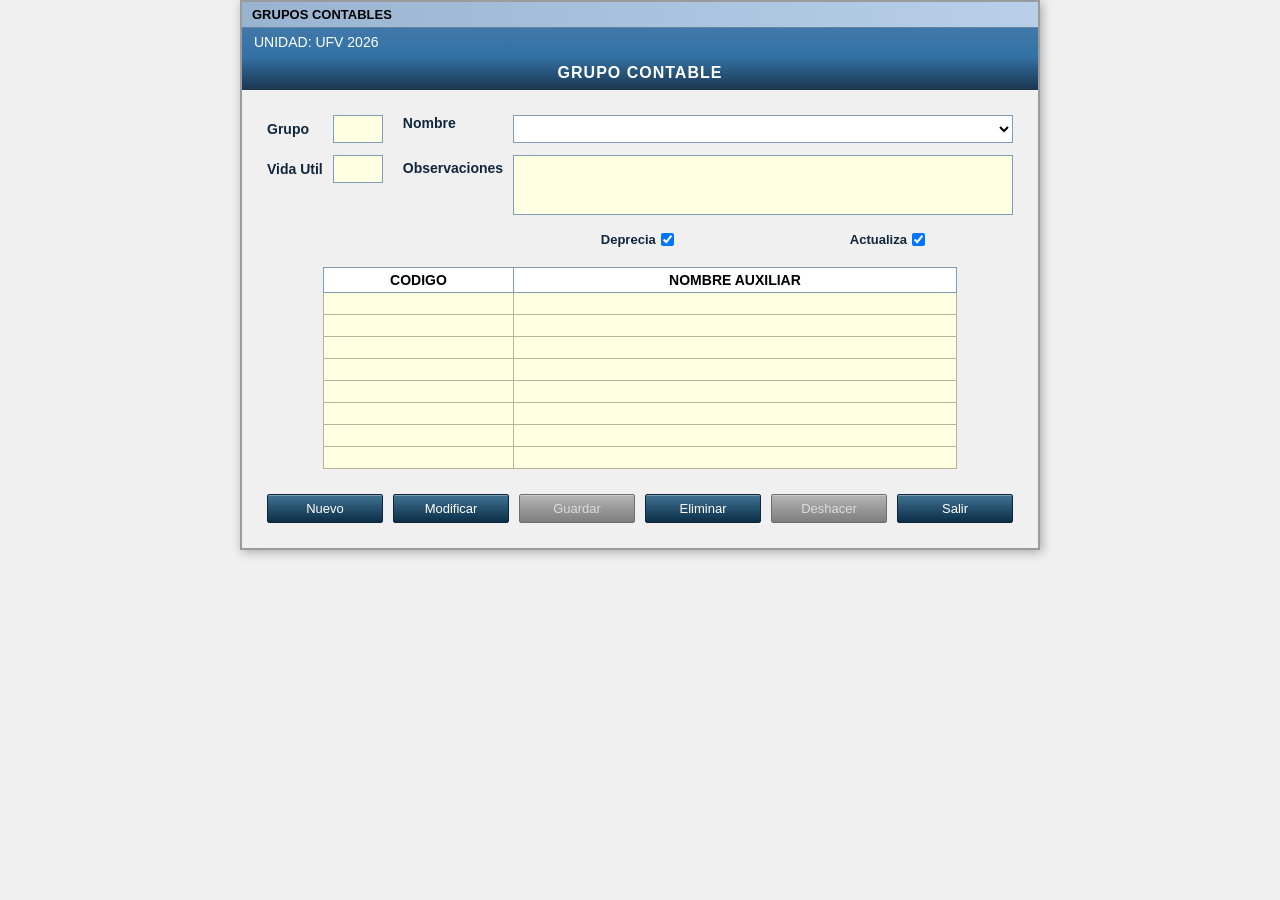
<file: pages/leading/menu/grupos_y_auxiliares/index.html>
<!DOCTYPE html>
<html lang="es">
<head>
    <meta charset="UTF-8">
    <meta name="viewport" content="width=device-width, initial-scale=1.0">
    <title>Grupos Contables</title>
    <link rel="stylesheet" href="css/style.css">
</head>
<body>

    <div class="window-container">
        <header>GRUPOS CONTABLES</header>
        
        <div class="sub-header">
            <div>UNIDAD: UFV 2026</div>
        </div>

        <div class="main-title">GRUPO CONTABLE</div>

        <main>
            <div class="form-container">
                
                <div class="left-inputs">
                    <div>Grupo</div>
                    <input type="text" id="input-grupo" class="center-text" value="" readonly>
                    
                    <div>Vida Util</div>
                    <input type="text" id="input-vida-util" class="center-text" value="" readonly>
                </div>

                <div class="right-inputs">
                    <div>Nombre</div>
                    <select id="select-nombre">
                        </select>

                    <div style="padding-top: 5px;">Observaciones</div>
                    <textarea id="txt-observaciones"></textarea>

                    <div class="checkbox-container">
                        <div class="checkbox-item">
                            <label for="chk-deprecia">Deprecia</label>
                            <input type="checkbox" id="chk-deprecia" checked>
                        </div>
                        <div class="checkbox-item">
                            <label for="chk-actualiza">Actualiza</label>
                            <input type="checkbox" id="chk-actualiza" checked>
                        </div>
                    </div>
                </div>

            </div>

            <div class="table-container">
                <table>
                    <thead>
                        <tr>
                            <th>CODIGO</th>
                            <th>NOMBRE AUXILIAR</th>
                        </tr>
                    </thead>
                    <tbody>
                        <tr><td></td><td></td></tr>
                        <tr><td></td><td></td></tr>
                        <tr><td></td><td></td></tr>
                        <tr><td></td><td></td></tr>
                        <tr><td></td><td></td></tr>
                        <tr><td></td><td></td></tr>
                        <tr><td></td><td></td></tr>
                        <tr><td></td><td></td></tr>
                    </tbody>
                </table>
            </div>

            <div class="button-bar">
                <button class="btn">Nuevo</button>
                <button class="btn">Modificar</button>
                <button class="btn disabled" disabled>Guardar</button>
                <button class="btn">Eliminar</button>
                <button class="btn disabled" disabled>Deshacer</button>
                <button class="btn">Salir</button>
            </div>
        </main>
    </div>

    <!-- Popup para Cuenta Partida -->
    <div class="popup-overlay" id="popup-ctapar-overlay" style="display: none; position: fixed; top: 0; left: 0; width: 100%; height: 100%; background-color: rgba(0, 0, 0, 0.5); z-index: 1000; justify-content: center; align-items: center;">
        <div class="popup-content" style="background-color: #f0f0f0; border: 2px solid #7a96df; border-radius: 0; box-shadow: 0 4px 20px rgba(0, 0, 0, 0.3); width: 450px; max-height: 90vh; overflow-y: auto;">
            <div class="popup-header" style="background: linear-gradient(to right, #99b4d1, #b8d0e9); padding: 5px 10px; color: #000; font-size: 13px; font-weight: bold; border-bottom: 1px solid #6384a3;">Cuenta Partida</div>
            <div class="popup-title" style="background: linear-gradient(to bottom, #3372a5, #1b3750); color: white; text-align: center; padding: 10px; font-size: 16px; font-weight: bold; letter-spacing: 1px;">CUENTA PARTIDA</div>
            <div class="popup-body" style="padding: 25px;">
                <div class="popup-form-box" style="border: 1px solid #999999; background-color: #f7f9fc; padding: 25px 30px; display: grid; grid-template-columns: 120px 1fr; gap: 16px 15px; align-items: center;">
                    <div class="popup-label-text" style="font-size: 14px; color: #104e8b; font-weight: bold; text-align: left;">Codcont:</div>
                    <div>
                        <input type="text" class="popup-input" id="popup-ctapar-codcont" value="" style="background-color: #ffffff; border: 1px solid #7f9db9; padding: 4px 6px; font-size: 14px; outline: none; color: #000; width: 100%;">
                    </div>

                    <div class="popup-label-text" style="font-size: 14px; color: #104e8b; font-weight: bold; text-align: left;">Descripción:</div>
                    <div>
                        <input type="text" class="popup-input" id="popup-ctapar-descripcion" value="" style="background-color: #ffffff; border: 1px solid #7f9db9; padding: 4px 6px; font-size: 14px; outline: none; color: #000; width: 100%;">
                    </div>
                </div>

                <div class="popup-footer" style="margin-top: 15px; border: 1px solid #d4d4d4; background-color: #eaeaea; padding: 8px 20px; display: flex; justify-content: flex-end; gap: 12px;">
                    <button class="btn" id="popup-ctapar-grabar" style="padding: 5px 20px;">Grabar</button>
                    <button class="btn" id="popup-ctapar-salir" style="padding: 5px 20px;">Salir</button>
                </div>
            </div>
        </div>
    </div>

    <script>
        // URLs de la API
        const API_BASE_URL = "https://fuerza-g-grupo-1-uy0x.onrender.com";
        const API_GRUPOS = `${API_BASE_URL}/api/objgasto`;
        const API_CTA_PAR = `${API_BASE_URL}/api/Cta_par`;

        const selectNombre = document.getElementById("select-nombre");
        const inputGrupo = document.getElementById("input-grupo");
        const inputVidaUtil = document.getElementById("input-vida-util");
        const txtObservaciones = document.getElementById("txt-observaciones");
        const chkDeprecia = document.getElementById("chk-deprecia");
        const chkActualiza = document.getElementById("chk-actualiza");

        // Elementos del popup Cta_par
        const popupCtaParOverlay = document.getElementById("popup-ctapar-overlay");
        const popupCtaParCodcont = document.getElementById("popup-ctapar-codcont");
        const popupCtaParDescripcion = document.getElementById("popup-ctapar-descripcion");
        const btnPopupCtaParGrabar = document.getElementById("popup-ctapar-grabar");
        const btnPopupCtaParSalir = document.getElementById("popup-ctapar-salir");

        let ctaPar = [];

        // Funciones para Cuenta Partida
        async function cargarCtaPar() {
            try {
                const response = await fetch(API_CTA_PAR);
                if (!response.ok) throw new Error("Error al cargar cuentas partida");
                ctaPar = await response.json();
            } catch (error) {
                console.error("Error al cargar cuentas partida:", error);
            }
        }

        function mostrarPopupCtaPar() {
            popupCtaParOverlay.style.display = "flex";
        }

        function ocultarPopupCtaPar() {
            popupCtaParOverlay.style.display = "none";
        }

        async function grabarPopupCtaPar() {
            const codcont = popupCtaParCodcont.value.trim();
            const descripcion = popupCtaParDescripcion.value.trim();

            if (!codcont || !descripcion) {
                alert("Por favor complete todos los campos");
                return;
            }

            const apiData = {
                Codcont: codcont,
                descripcion: descripcion
            };

            try {
                const response = await fetch(API_CTA_PAR, {
                    method: "POST",
                    headers: { "Content-Type": "application/json" },
                    body: JSON.stringify(apiData)
                });
                if (!response.ok) throw new Error("Error al crear cuenta partida");
                alert("Cuenta partida creada exitosamente");
                await cargarCtaPar();
                ocultarPopupCtaPar();
            } catch (error) {
                console.error("Error al guardar cuenta partida:", error);
                alert("Error: No se pudo guardar en la API");
            }
        }

        // Event listeners para popup Cta_par
        btnPopupCtaParGrabar.addEventListener("click", grabarPopupCtaPar);
        btnPopupCtaParSalir.addEventListener("click", ocultarPopupCtaPar);

        // Cerrar popup al hacer clic fuera
        popupCtaParOverlay.addEventListener("click", (e) => {
            if (e.target === popupCtaParOverlay) ocultarPopupCtaPar();
        });

        // Botones
        const btnNuevo = document.querySelector(".button-bar button:nth-child(1)");
        const btnModificar = document.querySelector(".button-bar button:nth-child(2)");
        const btnGuardar = document.querySelector(".button-bar button:nth-child(3)");
        const btnEliminar = document.querySelector(".button-bar button:nth-child(4)");
        const btnDeshacer = document.querySelector(".button-bar button:nth-child(5)");
        const btnSalir = document.querySelector(".button-bar button:nth-child(6)");

        let gruposContables = [];
        let modoEdicion = false;
        let grupoOriginal = null;

        // Función para cargar los grupos desde la API
        async function cargarGrupos() {
            try {
                const response = await fetch(API_GRUPOS);
                if (!response.ok) {
                    throw new Error(`Error HTTP: ${response.status}`);
                }
                const rawData = await response.json();
                
                // Mapear datos del nuevo API a la estructura esperada
                // ObjGasto schema: {gestion, partida, descrip}
                if (rawData.length > 0) {
                    gruposContables = rawData.map(item => ({
                        idGrupo: item.gestion || item.partida || 1,
                        nombreGrupo: item.descrip || "GRUPO CONTABLE",
                        vidaUtil: 10,
                        deprecia: true,
                        actualiza: true,
                        observaciones: ""
                    }));
                } else {
                    gruposContables = [];
                }
                
                inicializarSelector();
            } catch (error) {
                console.error("Error al cargar grupos:", error);
                alert("Error: No se pudo conectar con la API. Verifique la conexión.");
                gruposContables = [];
                inicializarSelector();
            }
        }

        // Función para cargar los datos en el selector
        function inicializarSelector() {
            selectNombre.innerHTML = "";
            gruposContables.forEach((item) => {
                let option = document.createElement("option");
                option.value = item.idGrupo;
                option.textContent = item.nombreGrupo;
                selectNombre.appendChild(option);
            });

            // Seleccionar por defecto el primer grupo
            if (gruposContables.length > 0) {
                selectNombre.value = gruposContables[0].idGrupo;
                actualizarCampos(gruposContables[0].idGrupo);
            }
        }

        // Función para actualizar Grupo y Vida útil según la selección
        function actualizarCampos(idGrupo) {
            const itemSeleccionado = gruposContables.find(item => item.idGrupo == idGrupo);
            if (itemSeleccionado) {
                inputGrupo.value = itemSeleccionado.idGrupo;
                inputVidaUtil.value = itemSeleccionado.vidaUtil;
                txtObservaciones.value = itemSeleccionado.observaciones || "";
                chkDeprecia.checked = itemSeleccionado.deprecia;
                chkActualiza.checked = itemSeleccionado.actualiza;
            }
        }

        // Función Nuevo
        function nuevoGrupo() {
            modoEdicion = true;
            grupoOriginal = null;
            
            // Limpiar campos
            inputGrupo.value = "";
            inputVidaUtil.value = "";
            txtObservaciones.value = "";
            chkDeprecia.checked = true;
            chkActualiza.checked = true;
            
            // Habilitar/deshabilitar botones
            btnNuevo.disabled = true;
            btnModificar.disabled = true;
            btnGuardar.disabled = false;
            btnGuardar.classList.remove("disabled");
            btnEliminar.disabled = true;
            btnDeshacer.disabled = false;
            btnDeshacer.classList.remove("disabled");
            
            // Habilitar inputs para edición
            inputVidaUtil.readOnly = false;
            txtObservaciones.readOnly = false;
        }

        // Función Modificar
        function modificarGrupo() {
            modoEdicion = true;
            const idSeleccionado = parseInt(selectNombre.value);
            grupoOriginal = gruposContables.find(g => g.idGrupo === idSeleccionado);
            
            // Habilitar/deshabilitar botones
            btnNuevo.disabled = true;
            btnModificar.disabled = true;
            btnGuardar.disabled = false;
            btnGuardar.classList.remove("disabled");
            btnEliminar.disabled = true;
            btnDeshacer.disabled = false;
            btnDeshacer.classList.remove("disabled");
            
            // Habilitar inputs para edición
            inputVidaUtil.readOnly = false;
            txtObservaciones.readOnly = false;
        }

        // Función Guardar
        async function guardarGrupo() {
            const idGrupo = inputGrupo.value ? parseInt(inputGrupo.value) : (gruposContables.length > 0 ? Math.max(...gruposContables.map(g => g.idGrupo)) + 1 : 1);
            const nombreGrupo = selectNombre.options[selectNombre.selectedIndex]?.textContent || "NUEVO GRUPO";
            
            // Mapear datos al esquema del API (ObjGasto)
            const apiData = {
                gestion: idGrupo,
                partida: idGrupo.toString(),
                descrip: nombreGrupo
            };
            
            const nuevoGrupo = {
                idGrupo: idGrupo,
                nombreGrupo: nombreGrupo,
                vidaUtil: parseInt(inputVidaUtil.value),
                deprecia: chkDeprecia.checked,
                actualiza: chkActualiza.checked,
                observaciones: txtObservaciones.value
            };

            try {
                if (grupoOriginal) {
                    // Actualizar existente (PUT) usando posición
                    const posicion = gruposContables.findIndex(g => g.idGrupo === idGrupo);
                    if (posicion >= 0) {
                        const response = await fetch(`${API_GRUPOS}/${posicion}`, {
                            method: "PUT",
                            headers: { "Content-Type": "application/json" },
                            body: JSON.stringify(apiData)
                        });
                        if (!response.ok) throw new Error("Error al actualizar");
                    }
                } else {
                    // Crear nuevo (POST)
                    const response = await fetch(API_GRUPOS, {
                        method: "POST",
                        headers: { "Content-Type": "application/json" },
                        body: JSON.stringify(apiData)
                    });
                    if (!response.ok) throw new Error("Error al crear");
                }
                
                // Actualizar datos locales
                const index = gruposContables.findIndex(g => g.idGrupo === idGrupo);
                if (index >= 0) {
                    gruposContables[index] = nuevoGrupo;
                } else {
                    gruposContables.push(nuevoGrupo);
                }
                
                inicializarSelector();
                restaurarEstado();
                alert("Guardado exitosamente");
            } catch (error) {
                console.error("Error al guardar:", error);
                alert("Error: No se pudo guardar en la API. Verifique la conexión.");
            }
        }

        // Función Eliminar
        async function eliminarGrupo() {
            const idSeleccionado = parseInt(selectNombre.value);
            if (!confirm("¿Está seguro de eliminar este grupo?")) return;

            try {
                // Usar posición (índice) en lugar de ID para DELETE
                const posicion = gruposContables.findIndex(g => g.idGrupo === idSeleccionado);
                if (posicion >= 0) {
                    const response = await fetch(`${API_GRUPOS}/${posicion}`, {
                        method: "DELETE"
                    });
                    if (!response.ok) throw new Error("Error al eliminar");
                }
                
                gruposContables = gruposContables.filter(g => g.idGrupo !== idSeleccionado);
                inicializarSelector();
                alert("Eliminado exitosamente");
            } catch (error) {
                console.error("Error al eliminar:", error);
                alert("Error: No se pudo eliminar en la API. Verifique la conexión.");
            }
        }

        // Función Deshacer
        function deshacer() {
            restaurarEstado();
            if (grupoOriginal) {
                actualizarCampos(grupoOriginal.idGrupo);
            }
        }

        // Función Salir
        function salir() {
            if (modoEdicion) {
                if (confirm("Hay cambios sin guardar. ¿Desea salir?")) {
                    if (window.parent !== window) {
                        window.parent.postMessage({ type: 'close-modal' }, '*');
                    } else {
                        window.close();
                    }
                }
            } else {
                if (window.parent !== window) {
                    window.parent.postMessage({ type: 'close-modal' }, '*');
                } else {
                    window.close();
                }
            }
        }

        // Restaurar estado normal de botones
        function restaurarEstado() {
            modoEdicion = false;
            grupoOriginal = null;
            
            btnNuevo.disabled = false;
            btnModificar.disabled = false;
            btnGuardar.disabled = true;
            btnGuardar.classList.add("disabled");
            btnEliminar.disabled = false;
            btnDeshacer.disabled = true;
            btnDeshacer.classList.add("disabled");
            
            inputVidaUtil.readOnly = true;
            txtObservaciones.readOnly = true;
        }

        // Event listeners
        selectNombre.addEventListener("change", function() {
            actualizarCampos(this.value);
        });

        btnNuevo.addEventListener("click", nuevoGrupo);
        btnModificar.addEventListener("click", modificarGrupo);
        btnGuardar.addEventListener("click", guardarGrupo);
        btnEliminar.addEventListener("click", eliminarGrupo);
        btnDeshacer.addEventListener("click", deshacer);
        btnSalir.addEventListener("click", salir);

        // Ejecutar al cargar el documento
        document.addEventListener("DOMContentLoaded", () => {
            cargarGrupos();
            cargarCtaPar();
        });
    </script>
    <script src="../../../../js/iframe-resize.js"></script>
    <script src="../../../../js/modal-close.js"></script>
</body>
</html>
</file>
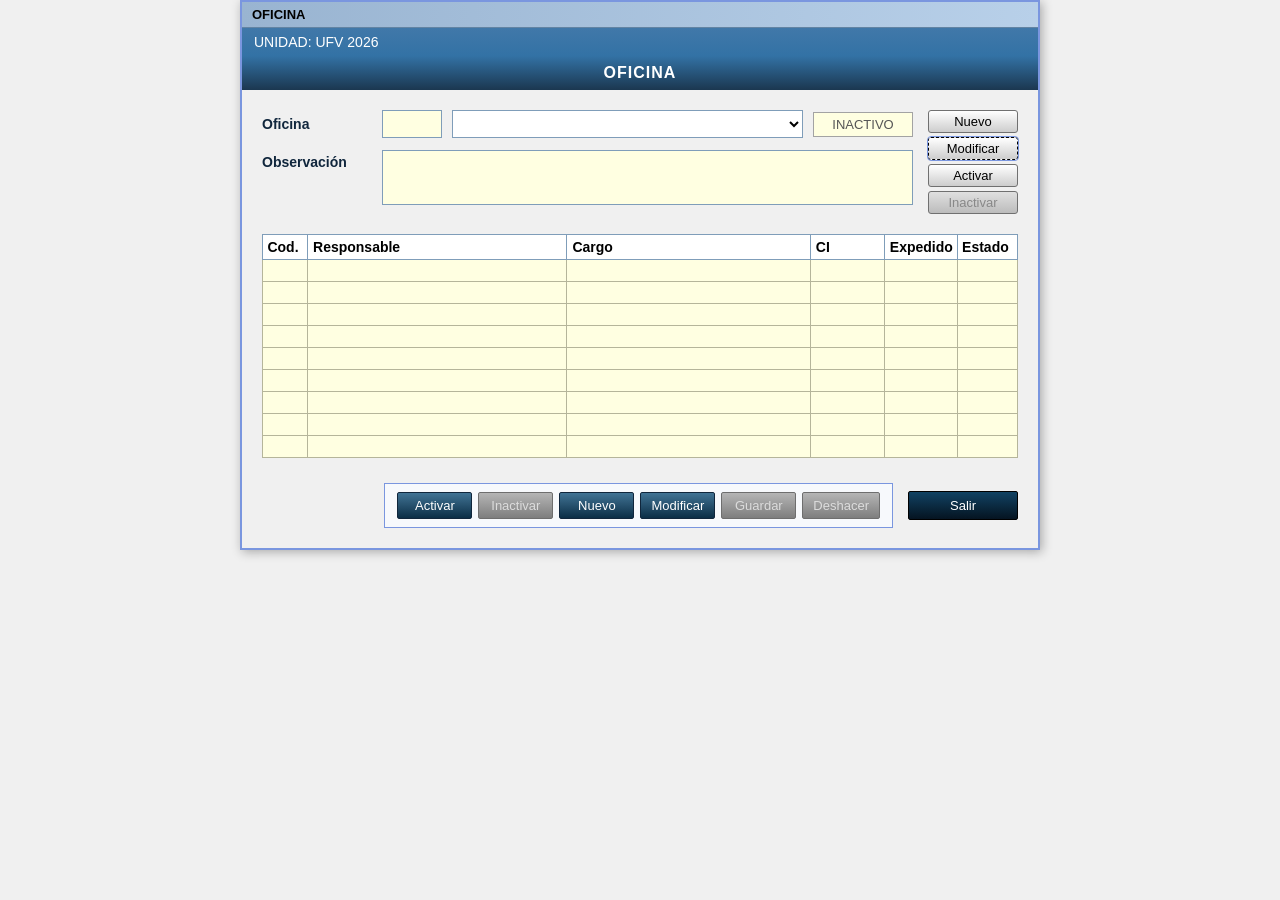
<file: pages/leading/menu/oficinas_y_responsables/index.html>
<!DOCTYPE html>
<html lang="es">
<head>
    <meta charset="UTF-8">
    <meta name="viewport" content="width=device-width, initial-scale=1.0">
    <title>Oficinas</title>
    <link rel="stylesheet" href="css/style.css">
</head>
<body>

    <div class="window-container">
        <header>OFICINA</header>
        
        <div class="sub-header">
            <div>UNIDAD: UFV 2026</div>
        </div>

        <div class="main-title">OFICINA</div>

        <main>
            <div class="top-section">
                <div class="form-inputs">
                    <div>Oficina</div>
                    <input type="text" id="input-oficina-id" class="center-text" value="" readonly>
                    <select id="select-oficina">
                        </select>
                    <div id="status-label" class="status-tag">INACTIVO</div>

                    <div style="align-self: start; padding-top: 4px;">Observación</div>
                    <textarea id="txt-observacion"></textarea>
                </div>

                <div class="side-actions">
                    <button class="btn-side">Nuevo</button>
                    <button class="btn-side active-focus">Modificar</button>
                    <button class="btn-side">Activar</button>
                    <button class="btn-side" disabled>Inactivar</button>
                </div>
            </div>

            <div class="table-container">
                <table>
                    <thead>
                        <tr>
                            <th class="center">Cod.</th>
                            <th>Responsable</th>
                            <th>Cargo</th>
                            <th>CI</th>
                            <th>Expedido</th>
                            <th class="center">Estado</th>
                        </tr>
                    </thead>
                    <tbody>
                        <tr><td></td><td></td><td></td><td></td><td></td><td></td></tr>
                        <tr><td></td><td></td><td></td><td></td><td></td><td></td></tr>
                        <tr><td></td><td></td><td></td><td></td><td></td><td></td></tr>
                        <tr><td></td><td></td><td></td><td></td><td></td><td></td></tr>
                        <tr><td></td><td></td><td></td><td></td><td></td><td></td></tr>
                        <tr><td></td><td></td><td></td><td></td><td></td><td></td></tr>
                        <tr><td></td><td></td><td></td><td></td><td></td><td></td></tr>
                        <tr><td></td><td></td><td></td><td></td><td></td><td></td></tr>
                        <tr><td></td><td></td><td></td><td></td><td></td><td></td></tr>
                    </tbody>
                </table>
            </div>

            <div class="footer-controls">
                <div class="action-group-box">
                    <button class="btn-footer">Activar</button>
                    <button class="btn-footer disabled" disabled>Inactivar</button>
                    <button class="btn-footer">Nuevo</button>
                    <button class="btn-footer">Modificar</button>
                    <button class="btn-footer disabled" disabled>Guardar</button>
                    <button class="btn-footer disabled" disabled>Deshacer</button>
                </div>
                <button class="btn-footer btn-salir">Salir</button>
            </div>
        </main>
    </div>

    <script src="js/script.js"></script>
    <script src="../../../../js/iframe-resize.js"></script>
    <script src="../../../../js/modal-close.js"></script>
</body>
</html>
</file>
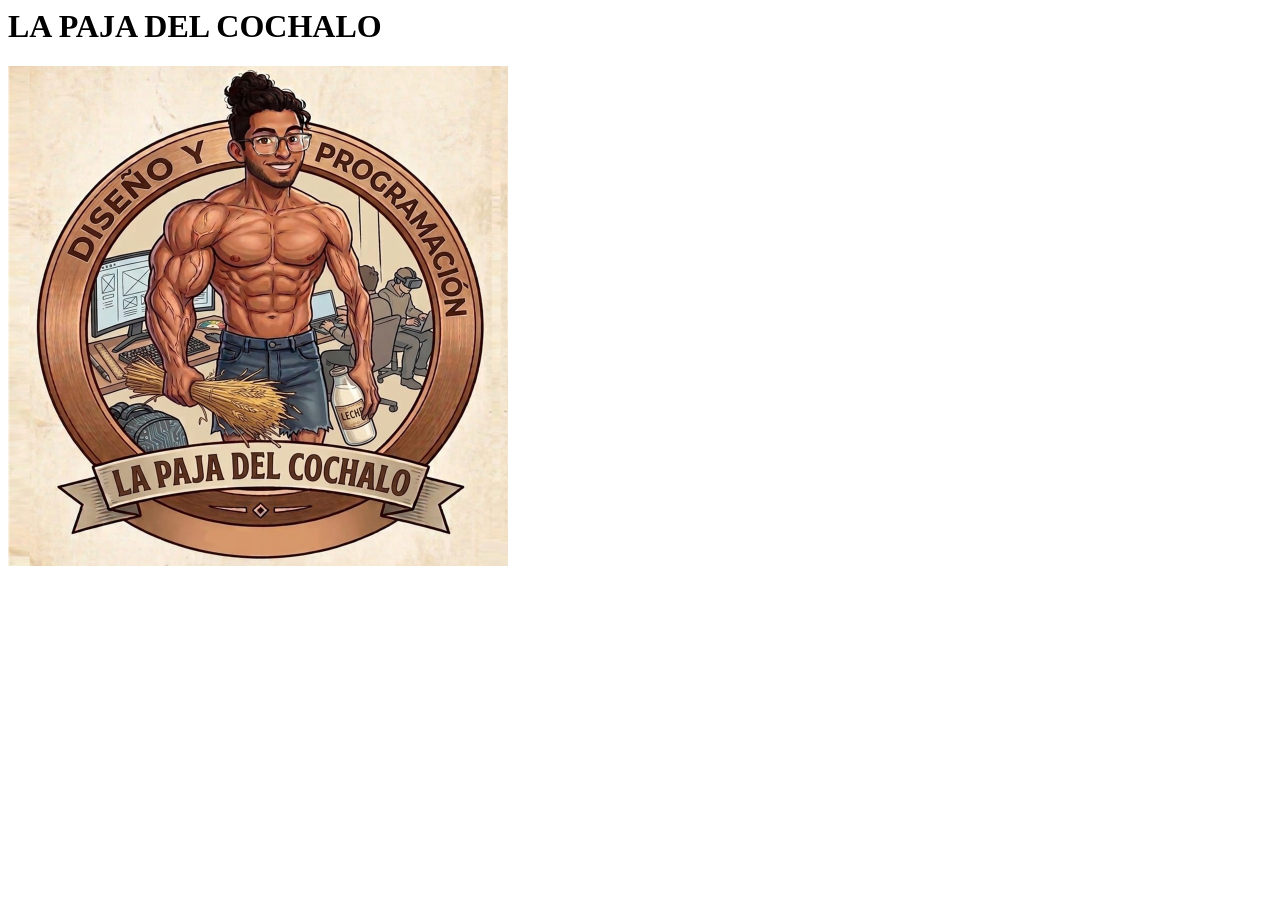
<file: pages/leading/menu/respaldos_db/index.html>
<html>

<head>
    <title>Respaldo de la Base de Datos</title>
</head>

<body>
    <h1>LA PAJA DEL COCHALO</h1>
    <img src="../../../../assets/img/logo.jpeg" alt="Logo" style="width: 500px; height: auto;">

</body>
<script src="../../../../js/config.js"></script>
<script src="../../../../js/iframe-resize.js"></script>

</html>
</file>
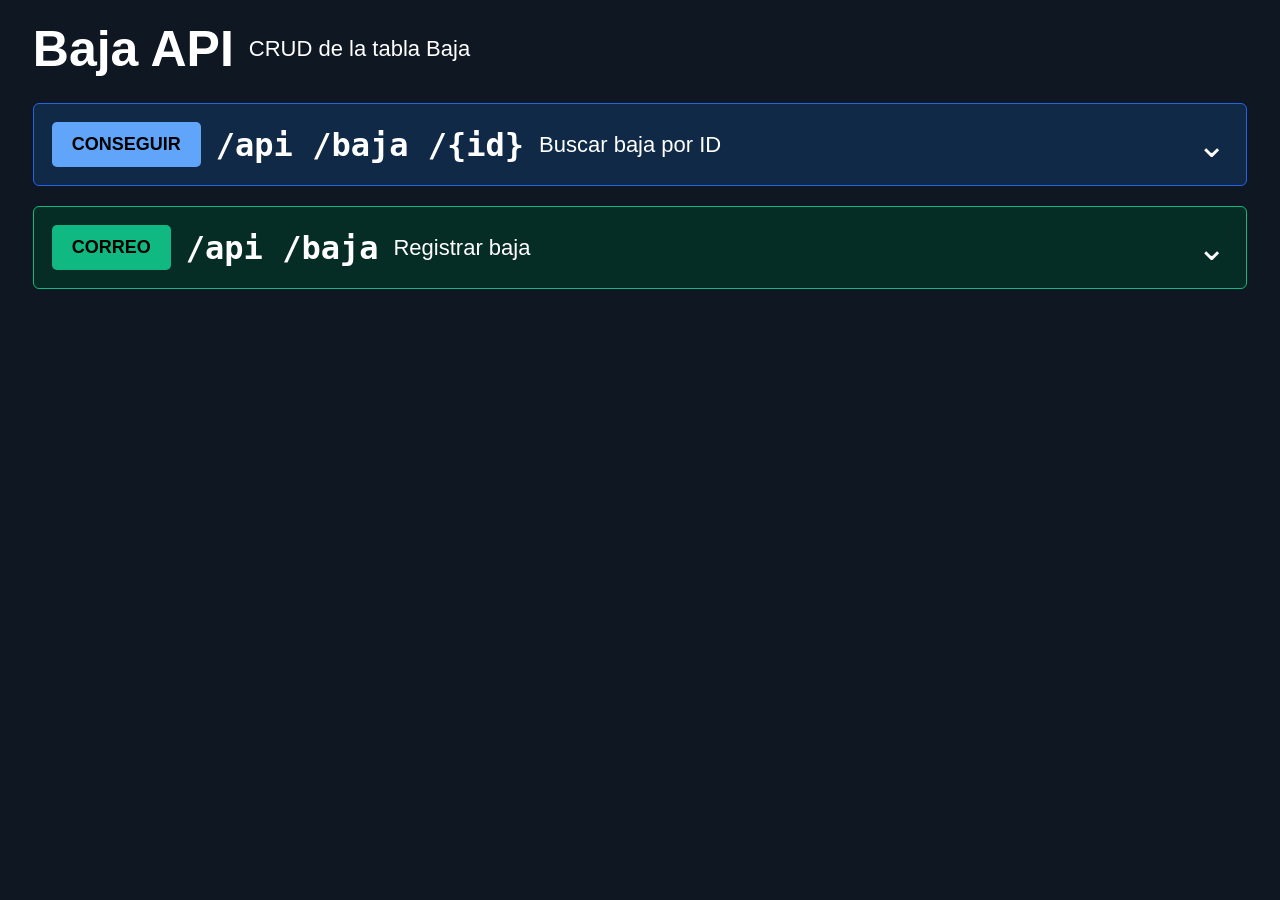
<file: .vscode/Baja API CRUD de la tabla Baja/.index.html>
<!DOCTYPE html>
<html lang="es">
<head>
    <meta charset="UTF-8">
    <meta name="viewport" content="width=device-width, initial-scale=1.0">
    <title>Baja API</title>

    <link rel="stylesheet" href="style.css">
</head>
<body>

<div class="container">

    <div class="title">
        <h1>Baja API</h1>
        <span>CRUD de la tabla Baja</span>
    </div>

    <!-- GET -->
    <div class="card blue">

        <div class="header">
            <button class="btn-get">CONSEGUIR</button>
            <span class="route">/api /baja /{id}</span>
            <span class="desc">Buscar baja por ID</span>
            <span class="arrow">⌄</span>
        </div>

        <div class="content">

            <div class="top-btn">
                <button class="try-btn">Pruébalo</button>
            </div>

            <h2>Parámetros</h2>

            <div class="campo">
                <label>identificación</label>

                <p class="required">
                    * required
                </p>

                <p class="tipo">
                    entero ($ int32)
                </p>

                <input type="number" placeholder="identificación">
            </div>

            <h2>Respuestas</h2>

            <div class="response">

                <div class="code-title">
                    <h3>200</h3>
                    <span>DE ACUERDO</span>
                </div>

                <select>
                    <option>*/*</option>
                    <option>application/json</option>
                </select>

<pre>
{
   "codbaja": 0,
   "nombrebaja": "string"
}
</pre>

            </div>

        </div>

    </div>

    <!-- POST -->
    <div class="card green">

        <div class="header">
            <button class="btn-post">CORREO</button>
            <span class="route">/api /baja</span>
            <span class="desc">Registrar baja</span>
            <span class="arrow">⌄</span>
        </div>

        <div class="content">

            <div class="top-btn">
                <button class="try-btn">Pruébalo</button>
            </div>

            <h2>Body JSON</h2>

<pre>
{
   "codbaja": 0,
   "nombrebaja": "string"
}
</pre>

        </div>

    </div>

</div>

<script src="script.js"></script>

</body>
</html>
</file>
<file: css/styles_main/header.css>
* {
    margin: 0;
    padding: 0;
    box-sizing: border-box;
}

header {
    align-items: center;
    background-color: #f2f3f9;
}

.header-container {
    display: flex;
    justify-content: space-between;
}

header h1 {
    font-size: 14px;
    font-weight: 300;
    letter-spacing: 0.5px;
    line-height: 1.2;
}

.header-left {
    display: flex;
    align-items: center;
    gap: 10px;
    font-family: 'Arial', 'Helvetica', sans-serif;
    height: 30px;
    padding: 10px;
}

.header-left img {
    width: 20px;
    height: 20px;
}

.header-right {
    display: flex;
    gap: 10px;
}

#minimize, #maximize {
    font-size: 20px;
}

#minimize, #maximize, #close {
    width: 30px;
    height: 30px;
    background-color: #f2f3f9;
    border: none;
    cursor: pointer;
}

.menu-bar {
    display: flex;
    background-color: #ffffff;
    border-bottom: px solid #f2f3f9;
    padding: 1px 5px;
    position: relative;
}

.menu-item {
    position: relative;
}

.menu-item summary {
    list-style: none;
    background-color: transparent;
    border: none;
    cursor: default;
    padding: 4px 10px;
    font-size: 13px;
    font-family: 'Tahoma', 'Arial', sans-serif;
    color: #000;
    outline: none;
    user-select: none;
}

.menu-item summary::-webkit-details-marker {
    display: none;
}

.menu-item summary:hover,
.menu-item[open] summary {
    background-color: #e5e5e59d;
    color: #000000;
}

.dropdown-fox {
    position: absolute;
    top: 100%;
    left: 0;
    background-color: #f0f0f0;
    min-width: 220px;
    z-index: 1000;
    padding: 2px;

    border-top: 1px solid #ffffff;
    border-left: 1px solid #ffffff;
    border-right: 2px solid #808080;
    border-bottom: 2px solid #808080;
    
    box-shadow: 4px 4px 0px rgba(0, 0, 0, 0.2);
}

.opcion {
    display: flex;
    justify-content: space-between;
    align-items: center;
    padding: 4px 15px 4px 25px;
    color: #000;
    font-size: 12px;
    cursor: default;
}

.opcion:hover {
    background-color: #057cfc;
    color: #ffffff;
}

.atajo {
    margin-left: 30px;
    font-weight: normal;
    color: inherit;
}

.deshabilitada {
    color: #808080;
}

.deshabilitada:hover {
    background-color: #057cfc;
    color: #808080;
}

footer {
    background-color: #f0f0f0;
    position: fixed;
    display: flex;
    justify-content: end;
    right: 0;
    bottom: 0;
    width: 100%;
    border: 2px solid #808080;
} 

.footer-content {
    display: flex;
}

.rol, .road, .connect {
    border-left: 2px solid #808080;
    padding: 5px;
}
</file>
<file: css/styles_main/login.css>
main {
    display: flex;
    justify-content: center;
    align-items: center;
    height: 80vh;
}

.login-container {
    background-color: #a1bcd7;
    padding: 1px;
    border-radius: 8px;
    border: 2px solid #7f8284;
    font-family: 'Arial', 'Helvetica', sans-serif;
}

.login-container h2 {
    font-size: 14px;
    font-weight: 300;
    letter-spacing: 0.5px;
    line-height: 1.2;
    margin: px;
}

.login-header img {
    width: 600px;
    height: 100px;

}

.login-main {
    background-color: #ffffff;
    padding: 30px 100px 30px 100px;
}

.login-inputs {
    background-color: #c2e0ff;
    padding: 10px;
    border-radius: 8px;
}

.login-user, .login-password {
    display: flex;
    justify-content: space-between;
    margin: 10px 0;
    color: #4b9fff;
}

.login-title, .login-confirm {
    display: flex;
    justify-content: space-between;
    color: #234ba3;
}

.login-confirm button {
    background: linear-gradient(to right, #3b83be, #1e4564);
    padding: 5px 10px;
    border-radius: 4px;
    border: 1px solid #dee2e6;
    cursor: pointer;
}

.login-footer {
    background-color: #00366c;
    color: #ffffff;
    padding:10px 20px;
}
</file>
<file: css/styles_main/gfpictprevue.css>
main {
    display: flex;
    justify-content: center;
    align-items: center;
    height: 80vh;
}

.container {
    background-color: #ddeeff;
    border: 3px solid #98999a;
    padding: 20px;
    font-family: 'Arial', 'Helvetica', sans-serif;
}

.min-economia {
    background-color: #ffffff;
    border: 3px solid #5591c9;
    padding: 5px;
    color: #346498
}
.min-economia h3 {
    text-align: center;
    margin-bottom: 10px;
    font-size: 16px;
}

.min-economia img {
    display: block;
    margin: 0 auto;
    width: 200px;
    height: 200px;
}

.subtitle {
    display: flex;
    gap: 10px;
    margin-bottom: 10px;
}
</file>
<file: css/styles_main/leading_menu.css>
* {
    margin: 0;
    padding: 0;
    box-sizing: border-box;
}

body {
    padding: 5px;
    background-color: #b2cbe5;
}

h1 {
    font-size: 14px;
    font-weight: 300;
    letter-spacing: 0.5px;
    line-height: 1.2;
}

.menu-header {
    background: linear-gradient(to right bottom, #5d9acc, #1e4564);
    display: flex;
    justify-content: space-between;
    align-items: center;
}

.menu-img {
    display: flex;
    justify-content: space-between;
    align-items: center;
}

.menu-img-bandera img {
    width: 100px;
    height: auto;
}

.menu-img-vsiaf img {
    width: 250px;
    height: auto;
}

.menu-user {
    margin: 0 120px 30px 0px;
}

.menu-user span {
    color: #f8fafa;
    font-size: 14px;
}

main {
    background-color: #ffffff;
    height: calc(100vh - 120px); 
    width: 100%;
    display: flex;
}

.menu-contenedor {
    width: 220px;
    background-color: #ffffff;
    border-right: 2px solid #b3c7d9;
    padding: 10px;
}

.menu-contenedor h2 {
    color: #285f96;
    font-size: 18px;
    text-align: center;
    font-family: 'Arial', 'Helvetica', sans-serif;
    margin-bottom: 10px;
}

.menu-buttons {
    display: flex;
    flex-direction: column;
}

.menu-button {
    padding: 10px 5px;
    border: 2px solid #adbfd2;
    border-radius: 3px;
    background-color: #ececec;
}

.menu-button button {
    width: 100%;
    background: linear-gradient(to bottom, #7fa8d2, #ccf0fa);
    border: 2px solid #7fa8d2;
    border-radius: 5px;
    font-size: 12px;
    text-align: center;
    cursor: pointer;
    padding: 5px;
}

.menu-button button:active {
    border-color: #404044;
}

.menu-button button:hover {
    background: #7fa8d2;
}

.conteiner-iframe {
    flex-grow: 1;
    display: flex;
    flex-direction: column;
    background-color: #ffffff;
}

.header-contenido {
    padding: 10px;
    border-bottom: 2px solid #e5e5e5;
    background-color:#ffffff;
}

.datos-contenedor p {
    margin: 2px 0;
    font-size: 14px;
    color: #285f96;
    font-family: 'Arial', 'Helvetica', sans-serif;
}

#content-frame {
    width: 100%;
    height: 100%;
    border: none;
}
</file>
<file: pages/leading/menu/generar_reportes/css/style.css>
* {
    box-sizing: border-box;
    font-family: Arial, sans-serif;
    margin: 0;
    padding: 0;
}

body {
    background-color: #f0f0f0;
    display: flex;
    justify-content: center;
    align-items: flex-start;
    padding: 0;
    width: 800px;
    margin: 0 auto;
}

/* Contenedor Principal */
.window-container {
    width: 800px;
    background-color: #f0f0f0;
    border: 2px solid #7a96df;
    box-shadow: 2px 2px 10px rgba(0,0,0,0.3);
    overflow: hidden;
}

/* Encabezados Azules */
header {
    background: linear-gradient(to right, #99b4d1, #b8d0e9);
    padding: 5px 10px;
    color: #000;
    font-size: 13px;
    font-weight: bold;
    border-bottom: 1px solid #6384a3;
}

.sub-header {
    background: linear-gradient(to bottom, #4178a9, #3372a5);
    color: white;
    padding: 6px 12px;
    display: flex;
    justify-content: space-between;
    align-items: center;
    font-size: 14px;
}

.main-title {
    background: linear-gradient(to bottom, #3372a5, #1b3750);
    color: white;
    text-align: center;
    padding: 8px;
    font-size: 16px;
    font-weight: bold;
    letter-spacing: 1px;
}

/* Cuerpo principal */
main {
    padding: 15px 20px;
    display: flex;
    flex-direction: column;
    gap: 12px;
}

/* Bloques de sección redondeados (Grupos/Secciones) */
.section-box {
    border: 1px solid #7a96df;
    border-radius: 8px;
    padding: 10px 15px;
    background-color: #f7f9fc;
    display: flex;
    align-items: center;
    justify-content: space-between;
    gap: 15px;
}

/* Distribución interna de los campos */
.fields-container {
    flex-grow: 1;
    display: grid;
    grid-template-columns: 100px 60px 1fr;
    gap: 8px 10px;
    align-items: center;
}

/* Etiquetas */
.label-text {
    font-size: 14px;
    color: #104e8b;
    font-weight: bold;
}

/* Inputs y Selects */
input[type="text"], select {
    background-color: #e2edfa; /* Azul claro pálido de los campos */
    border: 1px solid #7f9db9;
    padding: 3px 5px;
    font-size: 14px;
    height: 25px;
    outline: none;
    color: #000;
}

input.center-text {
    text-align: center;
}

select {
    background-color: #ffffff;
    width: 100%;
}

/* Bloques especiales inferiores de tamaño partido */
.bottom-row {
    display: flex;
    gap: 15px;
    align-items: stretch;
}

.box-años {
    border: 1px solid #7a96df;
    border-radius: 8px;
    padding: 10px 15px;
    width: 60%;
    display: grid;
    grid-template-columns: 80px 60px 1fr;
    gap: 8px 10px;
    align-items: center;
}

.info-text {
    font-size: 13px;
    color: #104e8b;
    padding-left: 5px;
}

/* Caja de Calculados A: de la parte inferior */
.box-calculados {
    border: 1px solid #7a96df;
    border-radius: 8px;
    padding: 8px 15px;
    display: flex;
    align-items: center;
    justify-content: space-between;
    background-color: #f7f9fc;
    font-size: 14px;
    font-weight: bold;
    color: #104e8b;
}

.calculados-inputs {
    display: flex;
    align-items: center;
    gap: 8px;
}

.calculados-inputs input {
    width: 55px;
}

.calculados-inputs input#txt-año {
    width: 70px;
}

.ufv-container {
    display: flex;
    align-items: center;
    gap: 5px;
    margin-left: 15px;
}

.ufv-container input {
    background-color: #b8cfd6 !important; /* Color verdoso/gris del campo UFV */
    width: 80px;
}

/* --- BOTONES --- */
/* Botones Laterales (Consolidado / Todos) */
.btn-action {
    width: 110px;
    height: 26px;
    font-size: 13px;
    font-weight: 500;
    color: #000;
    background: linear-gradient(to bottom, #ffffff, #b2d0ee, #6fa1d2);
    border: 1px solid #6384a3;
    border-radius: 4px;
    cursor: pointer;
    box-shadow: 1px 1px 2px rgba(0,0,0,0.2);
}

.btn-action:hover {
    background: linear-gradient(to bottom, #ffffff, #9ec2e6, #528cb3);
}

/* Botón "Todos" del centro solo */
.center-btn-container {
    width: 40%;
    display: flex;
    justify-content: center;
    align-items: center;
}

/* Botón "Hoy" inferior */
.btn-hoy {
    height: 35px;
    width: 80px;
    background: linear-gradient(to bottom, #ffffff, #b2d0ee, #6fa1d2);
    border: 1px solid #6384a3;
    border-radius: 4px;
    cursor: pointer;
}

/* Barra de Botones de Reporte / Salir Final */
.footer-bar {
    display: flex;
    justify-content: flex-end;
    gap: 10px;
    border: 1px solid #7a96df;
    padding: 6px 15px;
    background-color: #f7f9fc;
    margin-top: 5px;
}

.btn-main {
    width: 110px;
    padding: 5px 0;
    font-size: 13px;
    color: white;
    background: linear-gradient(to bottom, #417394, #0b2e46);
    border: 1px solid #10263c;
    cursor: pointer;
    text-align: center;
    border-radius: 2px;
}

.btn-main:hover {
    background: linear-gradient(to bottom, #528cb3, #114263);
}
</file>
<file: pages/leading/menu/grupos_y_auxiliares/css/style.css>
* {
    box-sizing: border-box;
    font-family: Arial, sans-serif;
    margin: 0;
    padding: 0;
}

body {
    background-color: #f0f0f0;
    display: flex;
    justify-content: center;
    align-items: flex-start;
    padding: 0;
    width: 800px;
    margin: 0 auto;
}

/* Contenedor Principal del Formulario */
.window-container {
    width: 800px;
    background-color: #f0f0f0;
    border: 2px solid #9b9b9b;
    box-shadow: 2px 2px 10px rgba(0,0,0,0.3);
    overflow: hidden;
}

/* Encabezados y Barras Azules */
header {
    background: linear-gradient(to right, #99b4d1, #b8d0e9);
    padding: 5px 10px;
    color: #000;
    font-size: 13px;
    font-weight: bold;
    border-bottom: 1px solid #6384a3;
}

.sub-header {
    background: linear-gradient(to bottom, #4178a9, #3372a5);
    color: white;
    padding: 6px 12px;
    display: flex;
    justify-content: space-between;
    align-items: center;
    font-size: 14px;
}

.main-title {
    background: linear-gradient(to bottom, #3372a5, #1b3750);
    color: white;
    text-align: center;
    padding: 8px;
    font-size: 16px;
    font-weight: bold;
    letter-spacing: 1px;
}

/* Cuerpo del Formulario */
main {
    padding: 25px;
}

.form-container {
    display: flex;
    gap: 20px;
}

/* Columna Izquierda (Grupo, Vida Útil) */
.left-inputs {
    display: grid;
    grid-template-columns: auto 50px;
    gap: 12px 10px;
    align-items: center;
    font-size: 14px;
    color: #10263c;
    font-weight: bold;
    height: fit-content;
}

/* Columna Derecha (Nombre, Observaciones, Checkboxes) */
.right-inputs {
    flex-grow: 1;
    display: grid;
    grid-template-columns: 100px 1fr;
    gap: 12px 10px;
    align-items: start;
    font-size: 14px;
    color: #10263c;
    font-weight: bold;
}

/* Inputs, Selects y Textareas */
input[type="text"], select, textarea {
    background-color: #ffffe1; /* Amarillo pálido */
    border: 1px solid #7f9db9;
    padding: 4px;
    font-size: 14px;
    outline: none;
}

input.center-text {
    text-align: center;
    height: 28px;
}

select {
    width: 100%;
    height: 28px;
    background-color: #ffffff;
}

textarea {
    width: 100%;
    height: 60px;
    resize: none;
}

/* Contenedor de Checkboxes debajo de Observaciones */
.checkbox-container {
    grid-column: 2;
    display: flex;
    justify-content: space-around;
    padding: 5px 0;
    font-size: 13px;
}

.checkbox-item {
    display: flex;
    align-items: center;
    gap: 5px;
}

/* Sección de la Tabla de Códigos */
.table-container {
    margin-top: 15px;
    display: flex;
    justify-content: center;
}

table {
    width: 85%;
    border-collapse: collapse;
    background-color: #ffffe1;
    border: 1px solid #7f9db9;
}

th {
    background-color: #ffffff;
    color: #000;
    font-size: 14px;
    font-weight: bold;
    padding: 4px;
    text-align: center;
    border: 1px solid #7f9db9;
}

td {
    border: 1px solid #b5b59a;
    height: 22px;
}

/* Tamaños de las columnas de la tabla */
th:nth-child(1), td:nth-child(1) { width: 30%; }
th:nth-child(2), td:nth-child(2) { width: 70%; }

/* Barra de Botones Inferior */
.button-bar {
    margin-top: 25px;
    display: flex;
    justify-content: space-between;
    gap: 10px;
}

.btn {
    flex: 1;
    padding: 6px 0;
    font-size: 13px;
    color: white;
    background: linear-gradient(to bottom, #417394, #0b2e46);
    border: 1px solid #10263c;
    cursor: pointer;
    text-align: center;
    border-radius: 2px;
    box-shadow: inset 0px 1px 0px rgba(255,255,255,0.3);
}

.btn:hover {
    background: linear-gradient(to bottom, #528cb3, #114263);
}

.btn:disabled, .btn.disabled {
    background: linear-gradient(to bottom, #b5b5b5, #7e7e7e);
    border: 1px solid #6e6e6e;
    color: #dcdcdc;
    cursor: not-allowed;
}
</file>
<file: pages/leading/menu/oficinas_y_responsables/css/style.css>
* {
    box-sizing: border-box;
    font-family: Arial, sans-serif;
    margin: 0;
    padding: 0;
}

body {
    background-color: #f0f0f0;
    display: flex;
    justify-content: center;
    align-items: flex-start;
    padding: 0;
    width: 800px;
    margin: 0 auto;
}

/* Contenedor Principal del Formulario */
.window-container {
    width: 800px;
    background-color: #f0f0f0;
    border: 2px solid #7a96df;
    box-shadow: 2px 2px 10px rgba(0,0,0,0.3);
    overflow: hidden;
}

/* Encabezados y Barras Azules */
header {
    background: linear-gradient(to right, #99b4d1, #b8d0e9);
    padding: 5px 10px;
    color: #000;
    font-size: 13px;
    font-weight: bold;
    border-bottom: 1px solid #6384a3;
}

.sub-header {
    background: linear-gradient(to bottom, #4178a9, #3372a5);
    color: white;
    padding: 6px 12px;
    display: flex;
    justify-content: space-between;
    align-items: center;
    font-size: 14px;
}

.main-title {
    background: linear-gradient(to bottom, #3372a5, #1b3750);
    color: white;
    text-align: center;
    padding: 8px;
    font-size: 16px;
    font-weight: bold;
    letter-spacing: 1px;
}
/* Cuerpo del Formulario */
main {
    padding: 20px;
}

/* Layout Superior: Datos a la izquierda, Botones de acción rápida a la derecha */
.top-section {
    display: flex;
    gap: 15px;
    align-items: flex-start;
}

.form-inputs {
    flex-grow: 1;
    display: grid;
    grid-template-columns: 110px 60px 1fr 100px;
    gap: 12px 10px;
    align-items: center;
    font-size: 14px;
    color: #10263c;
    font-weight: bold;
}

/* Estilos de inputs, selects y textareas */
input[type="text"], select, textarea {
    background-color: #ffffe1; /* Amarillo pálido */
    border: 1px solid #7f9db9;
    padding: 4px;
    font-size: 14px;
    outline: none;
}

input.center-text {
    text-align: center;
    height: 28px;
}

select {
    height: 28px;
    background-color: #ffffff;
}

textarea {
    grid-column: 2 / 5;
    width: 100%;
    height: 55px;
    resize: none;
}

/* Etiqueta de Estado Activo/Inactivo */
.status-tag {
    background-color: #ffffe1;
    border: 1px solid #a3a3a3;
    color: #555;
    font-size: 13px;
    text-align: center;
    padding: 4px 2px;
    font-weight: normal;
}

/* Panel de Botones Rápidos Superiores Derechos */
.side-actions {
    display: flex;
    flex-direction: column;
    gap: 4px;
    width: 90px;
}

.btn-side {
    padding: 3px 0;
    font-size: 13px;
    background: linear-gradient(to bottom, #ffffff, #cdcdcd);
    border: 1px solid #707070;
    color: #000;
    cursor: pointer;
    border-radius: 3px;
}

.btn-side.active-focus {
    border: 1px dashed #000;
    outline: 1px solid #7a96df;
}

.btn-side:disabled {
    background: linear-gradient(to bottom, #e0e0e0, #bcbcbc);
    color: #888;
    cursor: not-allowed;
}

/* Sección de la Tabla de Responsables */
.table-container {
    margin-top: 20px;
}

table {
    width: 100%;
    border-collapse: collapse;
    background-color: #ffffe1;
    border: 1px solid #7f9db9;
}

th {
    background-color: #ffffff;
    color: #000;
    font-size: 14px;
    font-weight: bold;
    padding: 4px;
    text-align: left;
    padding-left: 5px;
    border: 1px solid #7f9db9;
}

th.center, td.center {
    text-align: center;
    padding-left: 0;
}

td {
    border: 1px solid #b5b59a;
    height: 22px;
}

/* Anchos de columnas basados en la imagen */
th:nth-child(1) { width: 6%; }  /* Cod. */
th:nth-child(2) { width: 35%; } /* Responsable */
th:nth-child(3) { width: 33%; } /* Cargo */
th:nth-child(4) { width: 10%; } /* CI */
th:nth-child(5) { width: 8%; }  /* Expedido */
th:nth-child(6) { width: 8%; }  /* Estado */

/* Contenedor de la Botonera Inferior */
.footer-controls {
    margin-top: 25px;
    display: flex;
    justify-content: flex-end;
    align-items: center;
    gap: 15px;
}

/* Recuadro que agrupa los botones principales */
.action-group-box {
    border: 1px solid #7a96df;
    padding: 8px 12px;
    display: flex;
    gap: 6px;
    background-color: #f7f9fc;
}

.btn-footer {
    min-width: 75px;
    padding: 5px 10px;
    font-size: 13px;
    color: white;
    background: linear-gradient(to bottom, #417394, #0b2e46);
    border: 1px solid #10263c;
    cursor: pointer;
    text-align: center;
    border-radius: 2px;
}

.btn-footer:hover {
    background: linear-gradient(to bottom, #528cb3, #114263);
}

.btn-footer:disabled, .btn-footer.disabled {
    background: linear-gradient(to bottom, #b5b5b5, #7e7e7e);
    border: 1px solid #6e6e6e;
    color: #dcdcdc;
    cursor: not-allowed;
}

.btn-salir {
    min-width: 110px;
    padding: 6px 0;
    font-size: 13px;
    color: white;
    background: linear-gradient(to bottom, #114263, #051421);
    border: 1px solid #000;
    cursor: pointer;
}
</file>
<file: .vscode/Baja API CRUD de la tabla Baja/style.css>
*{
    margin:0;
    padding:0;
    box-sizing:border-box;
}

body{
    background:#0f1722;
    color:white;
    font-family:Arial, Helvetica, sans-serif;
}

.container{
    width:98%;
    margin:auto;
    padding:20px;
}

.title{
    display:flex;
    align-items:center;
    gap:15px;
    margin-bottom:25px;
}

.title h1{
    font-size:50px;
    font-weight:bold;
}

.title span{
    font-size:22px;
}

/* TARJETAS */

.card{
    border-radius:6px;
    overflow:hidden;
    margin-bottom:20px;
    border:1px solid;
}

.header{
    display:flex;
    align-items:center;
    gap:15px;
    padding:18px;
    position:relative;
    cursor:pointer;
}

.route{
    font-size:32px;
    font-weight:bold;
    font-family:monospace;
}

.desc{
    font-size:22px;
}

.arrow{
    position:absolute;
    right:20px;
    font-size:35px;
}

/* CONTENIDO */

.content{
    display:none;
    padding:25px;
    border-top:1px solid #334155;
}

.card.active .content{
    display:block;
}

.top-btn{
    display:flex;
    justify-content:flex-end;
}

.try-btn{
    background:#1e293b;
    border:1px solid white;
    color:white;
}

/* TEXTO */

h2{
    margin-top:30px;
    margin-bottom:20px;
}

.campo{
    margin-bottom:20px;
}

label{
    font-size:28px;
    font-weight:bold;
}

.required{
    color:red;
    margin-top:5px;
}

.tipo{
    margin-top:5px;
    color:#cbd5e1;
}

/* INPUT */

input{
    margin-top:15px;
    width:400px;
    padding:15px;
    background:#111827;
    border:1px solid #475569;
    border-radius:5px;
    color:white;
    font-size:18px;
}

/* RESPONSE */

.code-title{
    display:flex;
    align-items:center;
    gap:15px;
    margin-bottom:15px;
}

.code-title h3{
    font-size:30px;
}

select{
    width:250px;
    padding:12px;
    background:#0f172a;
    color:white;
    border:2px solid #22c55e;
    border-radius:5px;
    margin-bottom:20px;
}

pre{
    background:#1e293b;
    padding:20px;
    border-radius:8px;
    overflow:auto;
    font-size:18px;
}

/* BOTONES */

button{
    border:none;
    padding:12px 20px;
    border-radius:5px;
    font-size:18px;
    font-weight:bold;
    cursor:pointer;
}

/* COLORES */

.blue{
    background:#102947;
    border-color:#2563eb;
}

.green{
    background:#062c26;
    border-color:#10b981;
}

.btn-get{
    background:#60a5fa;
}

.btn-post{
    background:#10b981;
}
</file>
